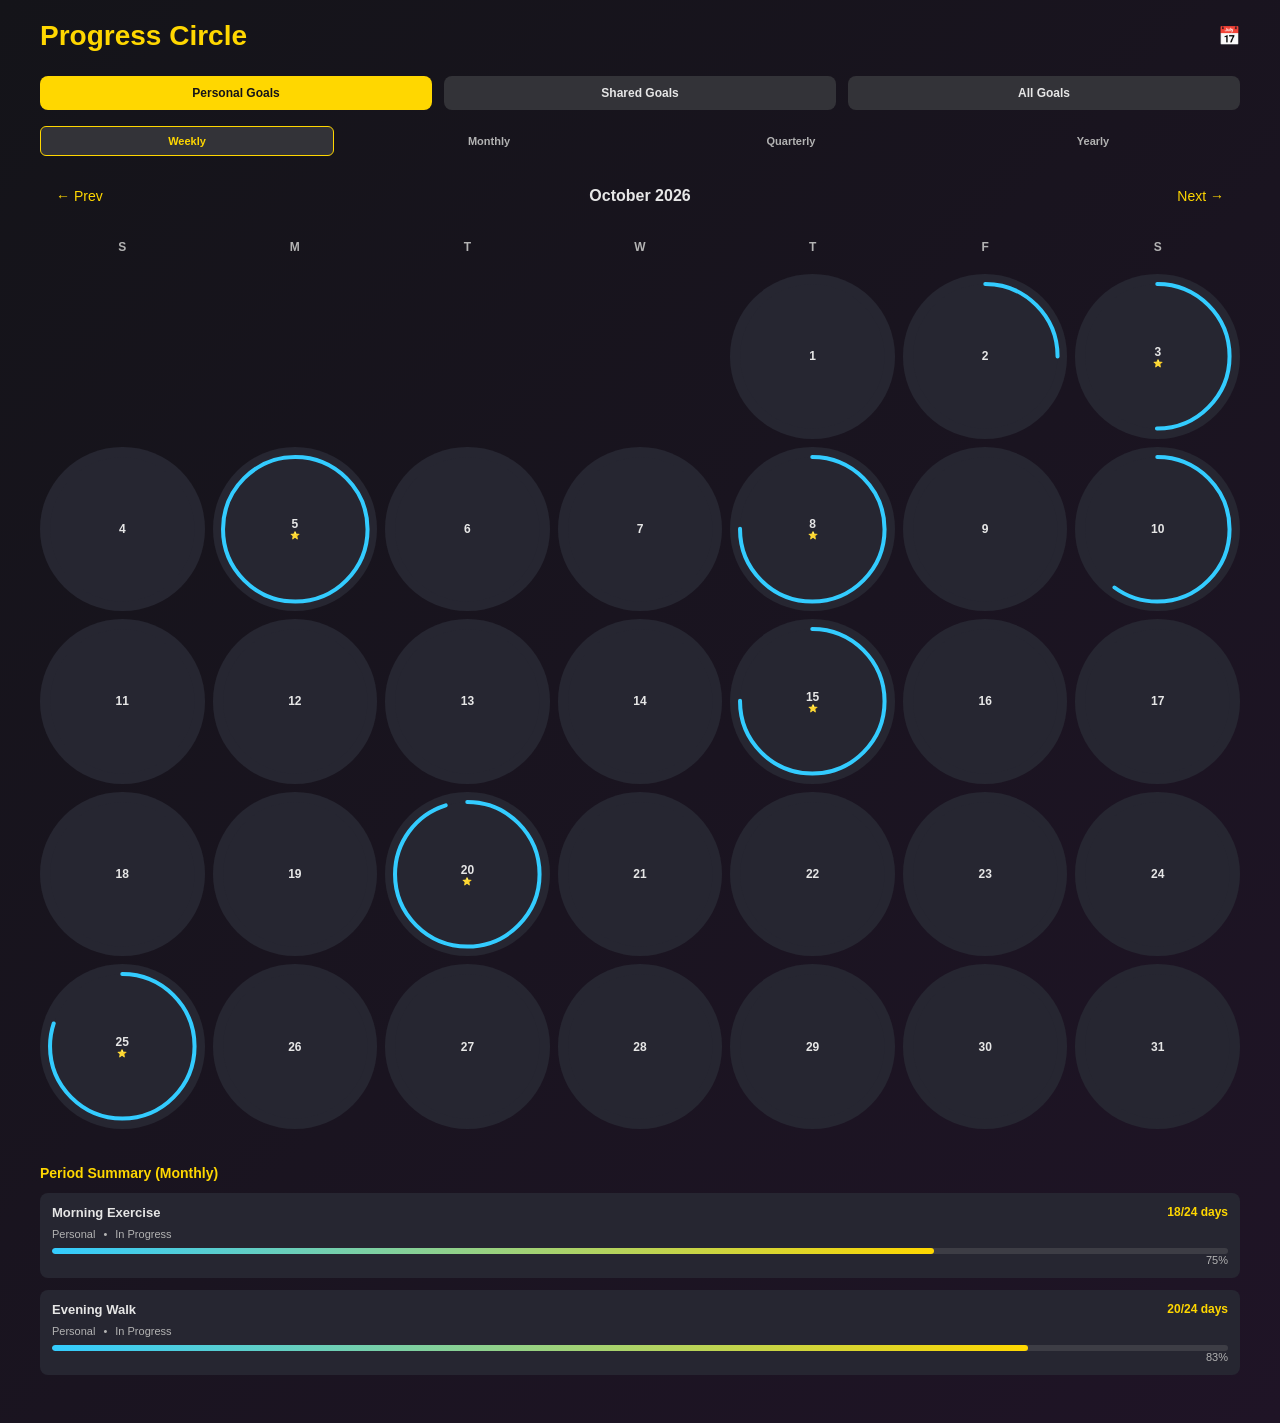
<file: fitness-calendar.html>
<!DOCTYPE html>
<html lang="en">
<head>
    <meta charset="UTF-8">
    <meta name="viewport" content="width=device-width, initial-scale=1.0">
    <title>Proper Productive Pigeons - Fitness Calendar View</title>
    <style>
        * {
            margin: 0;
            padding: 0;
            box-sizing: border-box;
        }

        body {
            font-family: -apple-system, BlinkMacSystemFont, 'Segoe UI', Roboto, sans-serif;
            background: linear-gradient(135deg, #141419 0%, #1f1426 100%);
            color: #e6e6e6;
            min-height: 100vh;
            padding: 20px;
        }

        .container {
            max-width: 100%;
            margin: 0 auto;
        }

        /* Header */
        .header {
            display: flex;
            justify-content: space-between;
            align-items: center;
            margin-bottom: 24px;
            padding: 0 20px;
        }

        .header h1 {
            font-size: 28px;
            font-weight: 700;
            color: #ffd700;
        }

        .header-icon {
            font-size: 18px;
        }

        /* Filter Controls */
        .filter-controls {
            display: flex;
            gap: 12px;
            padding: 0 20px;
            margin-bottom: 16px;
        }

        .filter-btn {
            flex: 1;
            padding: 10px 16px;
            border: none;
            border-radius: 8px;
            font-size: 12px;
            font-weight: 600;
            cursor: pointer;
            transition: all 0.3s ease;
            background-color: #333338;
            color: #e6e6e6;
        }

        .filter-btn.active {
            background-color: #ffd700;
            color: #141419;
        }

        .filter-btn:hover {
            opacity: 0.9;
        }

        /* Time Period Selector */
        .time-period {
            display: flex;
            gap: 8px;
            padding: 0 20px;
            margin-bottom: 24px;
        }

        .period-btn {
            flex: 1;
            padding: 8px 12px;
            border: 1px solid transparent;
            border-radius: 6px;
            background-color: transparent;
            color: #b3b3b3;
            font-size: 11px;
            font-weight: 600;
            cursor: pointer;
            transition: all 0.3s ease;
        }

        .period-btn.active {
            border-color: #ffd700;
            color: #ffd700;
            background-color: #333338;
        }

        /* Month Navigation */
        .month-nav {
            display: flex;
            justify-content: space-between;
            align-items: center;
            padding: 0 20px;
            margin-bottom: 20px;
        }

        .month-nav button {
            background: none;
            border: none;
            color: #ffd700;
            font-size: 14px;
            cursor: pointer;
            padding: 8px 16px;
            border-radius: 6px;
            transition: background-color 0.3s;
        }

        .month-nav button:hover {
            background-color: #333338;
        }

        .month-nav button:disabled {
            color: #808080;
            cursor: not-allowed;
        }

        .month-nav h2 {
            font-size: 16px;
            font-weight: 600;
            color: #e6e6e6;
        }

        /* Calendar Grid */
        .calendar {
            padding: 0 20px;
            margin-bottom: 20px;
        }

        .weekdays {
            display: grid;
            grid-template-columns: repeat(7, 1fr);
            gap: 8px;
            margin-bottom: 12px;
            text-align: center;
        }

        .weekday {
            font-size: 12px;
            font-weight: 600;
            color: #b3b3b3;
            padding: 8px 0;
        }

        .days {
            display: grid;
            grid-template-columns: repeat(7, 1fr);
            gap: 8px;
        }

        .day {
            aspect-ratio: 1 / 1;
            border-radius: 50%;
            background-color: #262631;
            cursor: pointer;
            display: flex;
            align-items: center;
            justify-content: center;
            position: relative;
            transition: all 0.3s ease;
            border: 2px solid transparent;
        }

        .day:hover {
            background-color: #333338;
        }

        .day.today {
            border-color: #ffd700;
        }

        /* SVG Progress Circles */
        .progress-svg {
            position: absolute;
            width: 100%;
            height: 100%;
        }

        .day-content {
            text-align: center;
            z-index: 1;
        }

        .day-number {
            font-size: 12px;
            font-weight: 600;
            color: #e6e6e6;
        }

        .day-star {
            font-size: 8px;
            color: #ffd700;
        }

        /* Warnings */
        .warning {
            margin: 16px 20px;
            padding: 12px;
            border-radius: 8px;
            display: flex;
            align-items: center;
            gap: 12px;
            font-size: 14px;
        }

        .warning.data-gap {
            background-color: rgba(255, 178, 0, 0.15);
            color: #ffb200;
        }

        .warning.incomplete {
            background-color: rgba(32, 204, 255, 0.15);
            color: #20ccff;
        }

        .warning-icon {
            font-size: 18px;
        }

        /* Task Summaries */
        .task-summaries {
            padding: 16px 20px;
        }

        .task-summaries h3 {
            font-size: 14px;
            font-weight: 600;
            color: #ffd700;
            margin-bottom: 12px;
        }

        .task-summary {
            background-color: #262631;
            border-radius: 8px;
            padding: 12px;
            margin-bottom: 12px;
        }

        .task-header {
            display: flex;
            justify-content: space-between;
            margin-bottom: 8px;
        }

        .task-name {
            font-size: 13px;
            font-weight: 600;
            color: #e6e6e6;
        }

        .task-days {
            font-size: 12px;
            font-weight: 600;
            color: #ffd700;
        }

        .task-meta {
            display: flex;
            gap: 8px;
            font-size: 11px;
            color: #b3b3b3;
            margin-bottom: 8px;
        }

        .task-meta.type {
            color: #b3b3b3;
        }

        .task-meta.status {
            color: #20ccff;
        }

        .task-percentage {
            font-size: 11px;
            color: #b3b3b3;
            text-align: right;
        }

        .progress-bar {
            width: 100%;
            height: 6px;
            background-color: #3d3d45;
            border-radius: 4px;
            overflow: hidden;
            margin-top: 8px;
        }

        .progress-fill {
            height: 100%;
            background: linear-gradient(90deg, #33ccff 0%, #ffd700 100%);
            border-radius: 4px;
            transition: width 0.3s ease;
        }

        /* Day Detail Modal */
        .modal {
            display: none;
            position: fixed;
            top: 0;
            left: 0;
            width: 100%;
            height: 100%;
            background-color: rgba(0, 0, 0, 0.7);
            z-index: 1000;
            align-items: flex-end;
        }

        .modal.active {
            display: flex;
        }

        .modal-content {
            background: linear-gradient(135deg, #141419 0%, #1f1426 100%);
            border-radius: 16px 16px 0 0;
            padding: 20px;
            width: 100%;
            max-height: 80vh;
            overflow-y: auto;
            animation: slideUp 0.3s ease;
        }

        @keyframes slideUp {
            from {
                transform: translateY(100%);
            }
            to {
                transform: translateY(0);
            }
        }

        .modal-header {
            display: flex;
            justify-content: space-between;
            align-items: center;
            margin-bottom: 16px;
        }

        .modal-header h2 {
            font-size: 18px;
            font-weight: 700;
            color: #ffd700;
        }

        .close-btn {
            background: none;
            border: none;
            font-size: 24px;
            color: #b3b3b3;
            cursor: pointer;
        }

        .modal-divider {
            height: 1px;
            background-color: #4d4d52;
            margin-bottom: 16px;
        }

        .progress-detail {
            background-color: #262631;
            border-radius: 8px;
            padding: 12px;
            margin-bottom: 16px;
        }

        .progress-detail h3 {
            font-size: 14px;
            font-weight: 600;
            color: #b3b3b3;
            margin-bottom: 8px;
        }

        .detail-row {
            display: flex;
            align-items: center;
            gap: 12px;
        }

        .detail-circle {
            width: 80px;
            height: 80px;
            min-width: 80px;
            position: relative;
            flex-shrink: 0;
        }

        .detail-circle svg {
            width: 100%;
            height: 100%;
        }

        .detail-info {
            flex: 1;
        }

        .detail-info p {
            font-size: 13px;
            color: #e6e6e6;
            margin-bottom: 4px;
        }

        .detail-info .deserving {
            display: flex;
            align-items: center;
            gap: 4px;
            font-size: 12px;
            color: #ffd700;
            margin-top: 8px;
        }

        /* Deserve Celebration Case */
        .celebration {
            background: linear-gradient(135deg, #ffd700 0%, #ffb200 100%);
            border-radius: 12px;
            padding: 16px;
            margin: 16px 0;
            color: #141419;
            text-align: center;
            animation: celebrate 0.6s ease;
        }

        @keyframes celebrate {
            0% { transform: scale(0.8); opacity: 0; }
            50% { transform: scale(1.05); }
            100% { transform: scale(1); opacity: 1; }
        }

        .celebration h4 {
            font-size: 16px;
            font-weight: 700;
            margin-bottom: 8px;
        }

        .celebration p {
            font-size: 13px;
            margin-bottom: 12px;
        }

        .celebration-task {
            background-color: rgba(0, 0, 0, 0.1);
            border-radius: 8px;
            padding: 12px;
            margin-top: 12px;
        }

        .celebration-task strong {
            display: block;
            margin-bottom: 4px;
        }

        /* Edge Case: Empty State */
        .empty-state {
            text-align: center;
            padding: 40px 20px;
            color: #b3b3b3;
        }

        .empty-state-icon {
            font-size: 48px;
            margin-bottom: 12px;
        }

        .empty-state p {
            font-size: 14px;
        }

        /* Responsive */
        @media (max-width: 768px) {
            .filter-controls {
                flex-direction: row;
            }

            .time-period {
                flex-wrap: wrap;
            }
        }
    </style>
</head>
<body>
    <div class="container">
        <!-- Header -->
        <div class="header">
            <h1>Progress Circle</h1>
            <div class="header-icon">📅</div>
        </div>

        <!-- Filter Controls -->
        <div class="filter-controls">
            <button class="filter-btn active" onclick="setFilter('personal')">Personal Goals</button>
            <button class="filter-btn" onclick="setFilter('shared')">Shared Goals</button>
            <button class="filter-btn" onclick="setFilter('both')">All Goals</button>
        </div>

        <!-- Time Period -->
        <div class="time-period">
            <button class="period-btn active" onclick="setPeriod('weekly')">Weekly</button>
            <button class="period-btn" onclick="setPeriod('monthly')">Monthly</button>
            <button class="period-btn" onclick="setPeriod('quarterly')">Quarterly</button>
            <button class="period-btn" onclick="setPeriod('yearly')">Yearly</button>
        </div>

        <!-- Month Navigation -->
        <div class="month-nav">
            <button onclick="previousMonth()">← Prev</button>
            <h2 id="monthYear">October 2026</h2>
            <button onclick="nextMonth()">Next →</button>
        </div>

        <!-- Calendar Grid -->
        <div class="calendar">
            <div class="weekdays">
                <div class="weekday">S</div>
                <div class="weekday">M</div>
                <div class="weekday">T</div>
                <div class="weekday">W</div>
                <div class="weekday">T</div>
                <div class="weekday">F</div>
                <div class="weekday">S</div>
            </div>
            <div class="days" id="calendarDays"></div>
        </div>

        <!-- Data Quality Warnings -->
        <div class="warning data-gap" id="dataGapWarning" style="display: none;">
            <span class="warning-icon">⚠️</span>
            <span>Some days have missing data. Check your sync status.</span>
        </div>

        <div class="warning incomplete" id="incompleteWarning" style="display: none;">
            <span class="warning-icon">📆</span>
            <span>Current month is still in progress.</span>
        </div>

        <!-- Task Summaries -->
        <div class="task-summaries">
            <h3 id="summaryTitle">Period Summary (Monthly)</h3>
            <div id="taskSummariesContainer"></div>
        </div>
    </div>

    <!-- Day Detail Modal -->
    <div class="modal" id="dayModal">
        <div class="modal-content">
            <div class="modal-header">
                <h2 id="modalDate">Tuesday, October 15, 2026</h2>
                <button class="close-btn" onclick="closeModal()">✕</button>
            </div>

            <div class="modal-divider"></div>

            <!-- Personal Progress -->
            <div class="progress-detail">
                <h3>Personal Goals</h3>
                <div class="detail-row">
                    <div class="detail-circle">
                        <svg viewBox="0 0 120 120">
                            <circle cx="60" cy="60" r="54" fill="#262631" />
                            <circle cx="60" cy="60" r="54" fill="none" stroke="#33ccff" stroke-width="3"
                                stroke-dasharray="170 270" stroke-linecap="round" transform="rotate(-90 60 60)" />
                            <text x="60" y="68" text-anchor="middle" font-size="16" font-weight="700" fill="#e6e6e6">
                                75%
                            </text>
                        </svg>
                    </div>
                    <div class="detail-info">
                        <p>Completion: 75%</p>
                        <div class="deserving">
                            <span>⭐</span>
                            <span>1 deserving claimed</span>
                        </div>
                        <div class="deserving">
                            <strong>Morning Exercise</strong>
                            <em>4-hour gaming session</em>
                        </div>
                    </div>
                </div>
            </div>

            <!-- Shared Progress -->
            <div class="progress-detail">
                <h3>Shared Goals</h3>
                <div class="detail-row">
                    <div class="detail-circle">
                        <svg viewBox="0 0 120 120">
                            <circle cx="60" cy="60" r="54" fill="#262631" />
                            <circle cx="60" cy="60" r="54" fill="none" stroke="#ffd700" stroke-width="3"
                                stroke-dasharray="243 270" stroke-linecap="round" transform="rotate(-90 60 60)" />
                            <text x="60" y="68" text-anchor="middle" font-size="16" font-weight="700" fill="#e6e6e6">
                                90%
                            </text>
                        </svg>
                    </div>
                    <div class="detail-info">
                        <p>Completion: 90%</p>
                        <div class="deserving">
                            <span>⭐</span>
                            <span>2 deservings claimed</span>
                        </div>
                    </div>
                </div>
            </div>

            <!-- Celebrate a Deserving Unlock -->
            <div class="celebration" id="celebrationBox" style="display: none;">
                <h4>🎉 Deserving Unlocked!</h4>
                <p>You've completed the checkpoint!</p>
                <div class="celebration-task">
                    <strong id="celebrationTaskName">Morning Meditation</strong>
                    <div id="celebrationDeserving">2-hour massage session</div>
                </div>
            </div>
        </div>
    </div>

    <script>
        let currentMonth = new Date(2026, 9, 15);  // October 2026
        let currentFilter = 'personal';
        let currentPeriod = 'monthly';

        // Sample data for calendar
        const sampleData = {
            '2026-10-01': { personal: 0, shared: 0, personalCheckpoints: 0, sharedCheckpoints: 0 },
            '2026-10-02': { personal: 0.25, shared: 0.5, personalCheckpoints: 0, sharedCheckpoints: 0 },
            '2026-10-03': { personal: 0.5, shared: 0.75, personalCheckpoints: 0, sharedCheckpoints: 1 },
            '2026-10-05': { personal: 1, shared: 1, personalCheckpoints: 1, sharedCheckpoints: 1 },  // Perfect day
            '2026-10-08': { personal: 0.75, shared: 0.9, personalCheckpoints: 1, sharedCheckpoints: 2 },
            '2026-10-10': { personal: 0.6, shared: 0.7, personalCheckpoints: 0, sharedCheckpoints: 0 },
            '2026-10-15': { personal: 0.75, shared: 0.9, personalCheckpoints: 1, sharedCheckpoints: 2 },
            '2026-10-20': { personal: 0.95, shared: 1, personalCheckpoints: 2, sharedCheckpoints: 2 },
            '2026-10-25': { personal: 0.8, shared: 0.85, personalCheckpoints: 1, sharedCheckpoints: 1 },
        };

        // Task summaries for display
        const taskSummaries = [
            {
                name: 'Morning Exercise',
                type: 'personal',
                completed: 18,
                target: 24,
                status: 'In Progress'
            },
            {
                name: 'Study Together',
                type: 'shared',
                completed: 22,
                target: 24,
                status: 'In Progress'
            },
            {
                name: 'Evening Walk',
                type: 'personal',
                completed: 20,
                target: 24,
                status: 'In Progress'
            }
        ];

        function generateCalendar() {
            const year = currentMonth.getFullYear();
            const month = currentMonth.getMonth();

            const firstDay = new Date(year, month, 1).getDay();
            const daysInMonth = new Date(year, month + 1, 0).getDate();

            let html = '';

            // Empty days before first day of month
            for (let i = 0; i < firstDay; i++) {
                html += '<div style="background: transparent; cursor: default;"></div>';
            }

            // Days of month
            for (let day = 1; day <= daysInMonth; day++) {
                const dateStr = `${year}-${String(month + 1).padStart(2, '0')}-${String(day).padStart(2, '0')}`;
                const data = sampleData[dateStr] || { personal: 0, shared: 0, personalCheckpoints: 0, sharedCheckpoints: 0 };

                const isToday = new Date().toDateString() === new Date(year, month, day).toDateString();
                const hasCheckpoint = data.personalCheckpoints > 0 || data.sharedCheckpoints > 0;

                let personalProgress = currentFilter === 'personal' || currentFilter === 'both' ? data.personal : 0;
                let sharedProgress = currentFilter === 'shared' || currentFilter === 'both' ? data.shared : 0;

                html += `
                    <div class="day ${isToday ? 'today' : ''}" onclick="openDayDetail('${dateStr}', ${data.personal}, ${data.shared}, ${data.personalCheckpoints}, ${data.sharedCheckpoints})">
                        <svg class="progress-svg" viewBox="0 0 120 120">
                            <circle cx="60" cy="60" r="54" fill="#262631" />
                            ${personalProgress > 0 ? `<circle cx="60" cy="60" r="54" fill="none" stroke="#33ccff" stroke-width="3" stroke-dasharray="${personalProgress * 339.292} 339.292" stroke-linecap="round" transform="rotate(-90 60 60)" />` : ''}
                            ${sharedProgress > 0 ? `<circle cx="60" cy="60" r="48" fill="none" stroke="#ffd700" stroke-width="2.5" stroke-dasharray="${sharedProgress * 301.593} 301.593" stroke-linecap="round" transform="rotate(-90 60 60)" />` : ''}
                        </svg>
                        <div class="day-content">
                            <div class="day-number">${day}</div>
                            ${hasCheckpoint ? '<div class="day-star">⭐</div>' : ''}
                        </div>
                    </div>
                `;
            }

            document.getElementById('calendarDays').innerHTML = html;
            updateMonthYear();
        }

        function updateMonthYear() {
            const options = { month: 'long', year: 'numeric' };
            document.getElementById('monthYear').textContent = currentMonth.toLocaleDateString('en-US', options);
        }

        function previousMonth() {
            currentMonth.setMonth(currentMonth.getMonth() - 1);
            generateCalendar();
        }

        function nextMonth() {
            const today = new Date();
            const nextMonth = new Date(currentMonth);
            nextMonth.setMonth(nextMonth.getMonth() + 1);
            if (nextMonth <= today) {
                currentMonth = nextMonth;
                generateCalendar();
            }
        }

        function setFilter(filter) {
            currentFilter = filter;
            document.querySelectorAll('.filter-btn').forEach(btn => btn.classList.remove('active'));
            event.target.classList.add('active');
            generateCalendar();
            generateTaskSummaries();
        }

        function setPeriod(period) {
            currentPeriod = period;
            document.querySelectorAll('.period-btn').forEach(btn => btn.classList.remove('active'));
            event.target.classList.add('active');
            document.getElementById('summaryTitle').textContent = `Period Summary (${period.charAt(0).toUpperCase() + period.slice(1)})`;
            generateTaskSummaries();
        }

        function generateTaskSummaries() {
            let html = '';
            taskSummaries.forEach(task => {
                if (currentFilter === 'both' || (currentFilter === 'personal' && task.type === 'personal') || (currentFilter === 'shared' && task.type === 'shared')) {
                    const percentage = Math.round((task.completed / task.target) * 100);
                    html += `
                        <div class="task-summary">
                            <div class="task-header">
                                <div class="task-name">${task.name}</div>
                                <div class="task-days">${task.completed}/${task.target} days</div>
                            </div>
                            <div class="task-meta">
                                <span class="type">${task.type === 'personal' ? 'Personal' : 'Shared'}</span>
                                <span>•</span>
                                <span class="status">${task.status}</span>
                            </div>
                            <div class="progress-bar">
                                <div class="progress-fill" style="width: ${percentage}%"></div>
                            </div>
                            <div class="task-percentage">${percentage}%</div>
                        </div>
                    `;
                }
            });
            document.getElementById('taskSummariesContainer').innerHTML = html;
        }

        function openDayDetail(dateStr, personalProgress, sharedProgress, personalCheckpoints, sharedCheckpoints) {
            const date = new Date(dateStr);
            document.getElementById('modalDate').textContent = date.toLocaleDateString('en-US', { weekday: 'long', month: 'long', day: 'numeric', year: 'numeric' });

            // Show celebration if checkpoints were claimed
            const celebration = document.getElementById('celebrationBox');
            if (personalCheckpoints > 0 || sharedCheckpoints > 0) {
                celebration.style.display = 'block';
                // Update with specific deserving info based on context
                if (personalCheckpoints > 0) {
                    document.getElementById('celebrationTaskName').textContent = 'Morning Exercise';
                    document.getElementById('celebrationDeserving').textContent = '4-hour gaming session';
                }
            } else {
                celebration.style.display = 'none';
            }

            document.getElementById('dayModal').classList.add('active');
        }

        function closeModal() {
            document.getElementById('dayModal').classList.remove('active');
        }

        // Initialize on load
        document.addEventListener('DOMContentLoaded', () => {
            generateCalendar();
            generateTaskSummaries();

            // Simulate data gaps warning (edge case)
            setTimeout(() => {
                // Uncomment to show warning:
                // document.getElementById('dataGapWarning').style.display = 'flex';
                // document.getElementById('incompleteWarning').style.display = 'flex';
            }, 500);
        });
    </script>
</body>
</html>
</file>
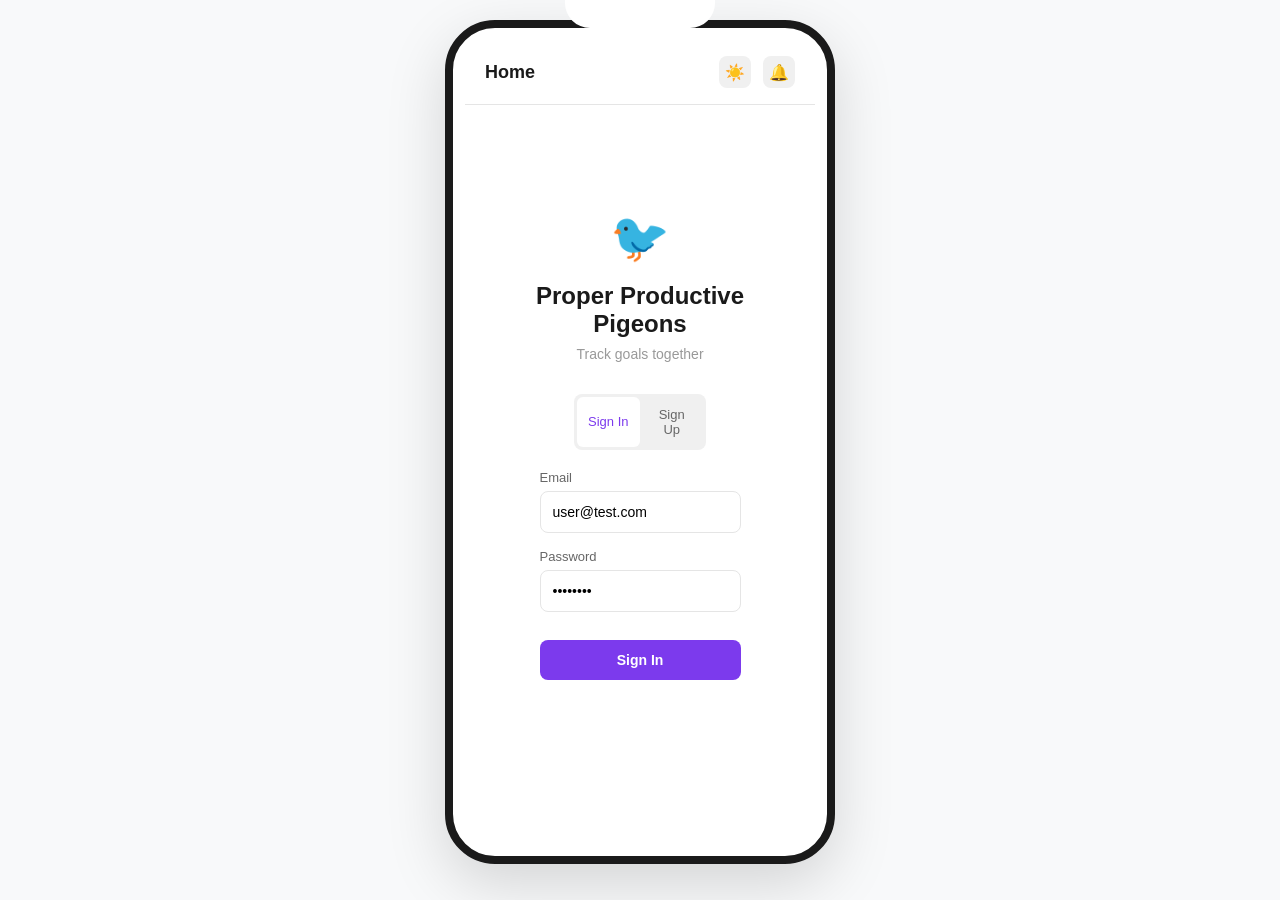
<file: web-demo.html>
<!DOCTYPE html>
<html lang="en">
<head>
    <meta charset="UTF-8">
    <meta name="viewport" content="width=device-width, initial-scale=1.0">
    <title>Proper Productive Pigeons App</title>
    <style>
        * {
            margin: 0;
            padding: 0;
            box-sizing: border-box;
        }

        @import url('https://fonts.googleapis.com/css2?family=Inter:wght@400;500;600;700&display=swap');

        body {
            font-family: 'Inter', -apple-system, BlinkMacSystemFont, 'Segoe UI', Roboto, sans-serif;
            background: #f8f9fa;
            color: #1a1a1a;
            overflow: hidden;
        }

        .phone-frame {
            width: 390px;
            height: 844px;
            margin: 20px auto;
            background: #fff;
            border-radius: 50px;
            padding: 12px;
            box-shadow: 0 20px 60px rgba(0, 0, 0, 0.15);
            border: 8px solid #1a1a1a;
            overflow: hidden;
            display: flex;
            flex-direction: column;
        }

        .notch {
            position: absolute;
            top: 0;
            left: 50%;
            transform: translateX(-50%);
            width: 150px;
            height: 28px;
            background: #fff;
            border-radius: 0 0 25px 25px;
            z-index: 100;
        }

        .phone-content {
            flex: 1;
            display: flex;
            flex-direction: column;
            overflow: hidden;
            border-radius: 40px;
            background: #fff;
            position: relative;
        }

        .header {
            padding: 16px 20px;
            background: #fff;
            border-bottom: 1px solid #e5e5e5;
            display: flex;
            justify-content: space-between;
            align-items: center;
            z-index: 50;
        }

        .header-title {
            font-size: 18px;
            font-weight: 700;
            color: #1a1a1a;
        }

        .header-right {
            display: flex;
            gap: 12px;
        }

        .icon-btn {
            width: 32px;
            height: 32px;
            border: none;
            background: #f0f0f0;
            border-radius: 8px;
            cursor: pointer;
            font-size: 16px;
            transition: background 0.2s;
        }

        .icon-btn:hover {
            background: #e5e5e5;
        }

        .screen-container {
            flex: 1;
            overflow-y: auto;
            overflow-x: hidden;
            padding-bottom: 60px;
        }

        .screen {
            display: none;
            padding: 20px;
            height: 100%;
        }

        .screen.active {
            display: block;
        }

        /* Bottom Navigation */
        .bottom-nav {
            position: absolute;
            bottom: 0;
            width: 100%;
            height: 60px;
            background: #fff;
            border-top: 1px solid #e5e5e5;
            display: flex;
            justify-content: space-around;
            align-items: center;
            z-index: 100;
        }

        .nav-item {
            flex: 1;
            height: 100%;
            display: flex;
            flex-direction: column;
            align-items: center;
            justify-content: center;
            cursor: pointer;
            color: #999;
            text-decoration: none;
            font-size: 12px;
            transition: color 0.2s;
            border: none;
            background: none;
        }

        .nav-item.active {
            color: #7c3aed;
        }

        .nav-item:hover {
            color: #7c3aed;
        }

        .nav-icon {
            font-size: 20px;
            margin-bottom: 4px;
        }

        /* Auth Screen */
        .auth-container {
            display: flex;
            flex-direction: column;
            justify-content: center;
            align-items: center;
            height: 100%;
            text-align: center;
            padding: 20px;
        }

        .logo {
            font-size: 48px;
            margin-bottom: 16px;
        }

        .title {
            font-size: 24px;
            font-weight: 700;
            margin-bottom: 8px;
            color: #1a1a1a;
        }

        .subtitle {
            font-size: 14px;
            color: #999;
            margin-bottom: 32px;
        }

        .form-group {
            margin-bottom: 16px;
            text-align: left;
        }

        .form-label {
            font-size: 13px;
            font-weight: 500;
            color: #666;
            margin-bottom: 6px;
            display: block;
        }

        .form-input {
            width: 100%;
            padding: 12px;
            border: 1px solid #e5e5e5;
            border-radius: 8px;
            font-size: 14px;
            font-family: 'Inter', sans-serif;
            transition: border-color 0.2s;
        }

        .form-input:focus {
            outline: none;
            border-color: #7c3aed;
            box-shadow: 0 0 0 3px rgba(124, 58, 237, 0.1);
        }

        .avatar-select {
            display: flex;
            gap: 12px;
            margin-bottom: 16px;
            justify-content: center;
            flex-wrap: wrap;
        }

        .avatar-option {
            width: 56px;
            height: 56px;
            border: 2px solid #e5e5e5;
            border-radius: 12px;
            background: #f8f9fa;
            cursor: pointer;
            font-size: 28px;
            display: flex;
            align-items: center;
            justify-content: center;
            transition: all 0.2s;
        }

        .avatar-option:hover {
            border-color: #7c3aed;
            background: #f3f0ff;
        }

        .avatar-option.selected {
            border-color: #7c3aed;
            background: #ede9fe;
        }

        .tab-group {
            display: flex;
            gap: 0;
            background: #f0f0f0;
            border-radius: 8px;
            padding: 3px;
            margin-bottom: 20px;
        }

        .tab-btn {
            flex: 1;
            padding: 10px;
            border: none;
            background: transparent;
            color: #666;
            cursor: pointer;
            font-weight: 500;
            font-size: 13px;
            border-radius: 6px;
            transition: all 0.2s;
        }

        .tab-btn.active {
            background: #fff;
            color: #7c3aed;
        }

        .btn {
            width: 100%;
            padding: 12px;
            border: none;
            border-radius: 8px;
            font-weight: 600;
            font-size: 14px;
            cursor: pointer;
            transition: all 0.2s;
            margin-top: 12px;
        }

        .btn-primary {
            background: #7c3aed;
            color: #fff;
        }

        .btn-primary:hover {
            background: #6d28d9;
        }

        .btn-primary:active {
            background: #5b21b6;
        }

        .btn-secondary {
            background: #f0f0f0;
            color: #1a1a1a;
        }

        .btn-secondary:hover {
            background: #e5e5e5;
        }

        /* Card Styles */
        .card {
            background: #f8f9fa;
            border-radius: 12px;
            padding: 16px;
            margin-bottom: 12px;
            border: 1px solid #e5e5e5;
            transition: all 0.2s;
        }

        .card:hover {
            box-shadow: 0 2px 8px rgba(0, 0, 0, 0.08);
        }

        .card-title {
            font-size: 14px;
            font-weight: 600;
            color: #1a1a1a;
            margin-bottom: 4px;
        }

        .card-subtitle {
            font-size: 12px;
            color: #999;
            margin-bottom: 8px;
        }

        .card-action {
            font-size: 13px;
            color: #7c3aed;
            font-weight: 500;
        }

        /* Task/Quest Card */
        .quest-card {
            background: #fff;
            border: 1px solid #e5e5e5;
            border-radius: 12px;
            padding: 14px;
            margin-bottom: 12px;
            display: flex;
            gap: 12px;
            align-items: flex-start;
        }

        .quest-icon {
            font-size: 24px;
            flex-shrink: 0;
        }

        .quest-content {
            flex: 1;
        }

        .quest-title {
            font-size: 14px;
            font-weight: 600;
            color: #1a1a1a;
            margin-bottom: 3px;
        }

        .quest-desc {
            font-size: 12px;
            color: #999;
            margin-bottom: 6px;
        }

        .progress-small {
            width: 100%;
            height: 4px;
            background: #e5e5e5;
            border-radius: 2px;
            overflow: hidden;
            margin-bottom: 4px;
        }

        .progress-bar {
            height: 100%;
            background: linear-gradient(90deg, #7c3aed, #a78bfa);
            width: 25%;
            transition: width 0.3s;
        }

        .quest-meta {
            font-size: 11px;
            color: #999;
        }

        .checkbox {
            width: 40px;
            height: 40px;
            border: 2px solid #e5e5e5;
            border-radius: 8px;
            background: #fff;
            cursor: pointer;
            font-size: 20px;
            display: flex;
            align-items: center;
            justify-content: center;
            flex-shrink: 0;
            transition: all 0.2s;
        }

        .checkbox:hover {
            border-color: #7c3aed;
            background: #f3f0ff;
        }

        .checkbox.checked {
            background: #7c3aed;
            border-color: #7c3aed;
            color: #fff;
        }

        /* Section */
        .section-title {
            font-size: 13px;
            font-weight: 700;
            text-transform: uppercase;
            color: #999;
            letter-spacing: 0.5px;
            margin: 20px 0 12px 0;
        }

        /* Profile */
        .profile-header {
            text-align: center;
            padding: 20px 0;
        }

        .profile-avatar {
            width: 80px;
            height: 80px;
            background: linear-gradient(135deg, #7c3aed, #a78bfa);
            border-radius: 20px;
            font-size: 40px;
            display: flex;
            align-items: center;
            justify-content: center;
            margin: 0 auto 16px;
        }

        .profile-name {
            font-size: 18px;
            font-weight: 700;
            margin-bottom: 4px;
        }

        .profile-meta {
            font-size: 13px;
            color: #999;
        }

        /* Stats Grid */
        .stats-grid {
            display: grid;
            grid-template-columns: 1fr 1fr;
            gap: 12px;
            margin: 20px 0;
        }

        .stat-card {
            background: #f8f9fa;
            border-radius: 12px;
            padding: 14px;
            text-align: center;
            border: 1px solid #e5e5e5;
        }

        .stat-value {
            font-size: 24px;
            font-weight: 700;
            color: #7c3aed;
            margin-bottom: 4px;
        }

        .stat-label {
            font-size: 12px;
            color: #999;
            font-weight: 500;
        }

        /* Shared Goals */
        .goal-card {
            background: #fff;
            border: 1px solid #e5e5e5;
            border-radius: 12px;
            padding: 14px;
            margin-bottom: 12px;
        }

        .goal-header {
            display: flex;
            justify-content: space-between;
            align-items: center;
            margin-bottom: 8px;
        }

        .goal-title {
            font-size: 14px;
            font-weight: 600;
            color: #1a1a1a;
        }

        .goal-status {
            font-size: 11px;
            background: #ede9fe;
            color: #7c3aed;
            padding: 3px 8px;
            border-radius: 4px;
            font-weight: 500;
        }

        .goal-progress {
            margin-bottom: 8px;
        }

        .goal-partners {
            display: flex;
            gap: 8px;
            margin-top: 8px;
        }

        .partner-badge {
            font-size: 12px;
            background: #f0f0f0;
            padding: 4px 8px;
            border-radius: 6px;
            color: #666;
        }

        .partner-done {
            background: #f0fdf4;
            color: #16a34a;
        }

        .partner-pending {
            background: #fef3c7;
            color: #d97706;
        }


        /* ---------- Activity calendar ---------- */
        .phone-content.on-auth .bottom-nav { display: none; }
        .seg { display: flex; background: #f0f0f0; border-radius: 9px; padding: 3px; margin-bottom: 10px; }
        .seg-btn { flex: 1; padding: 8px 4px; border: none; background: transparent; color: #666; font-weight: 600; font-size: 12px; border-radius: 7px; cursor: pointer; transition: all .2s; }
        .seg-btn.active { background: #fff; color: #7c3aed; box-shadow: 0 1px 3px rgba(0,0,0,.12); }
        .seg-btn.active.shared { color: #ec4899; }
        .nav-row { display: flex; align-items: center; justify-content: space-between; margin: 6px 0 10px; }
        .nav-row .label { font-size: 16px; font-weight: 700; text-align: center; flex: 1; }
        .nav-row .label small { display: block; font-size: 11px; color: #999; font-weight: 500; }
        .nav-arrow { width: 32px; height: 32px; border: none; border-radius: 50%; background: #f0f0f0; font-size: 16px; cursor: pointer; }
        .nav-arrow:disabled { opacity: .3; cursor: not-allowed; }
        .today-chip { border: none; background: #ede9fe; color: #7c3aed; font-size: 11px; font-weight: 600; border-radius: 10px; padding: 3px 9px; cursor: pointer; margin-left: 6px; }
        .sum-card { display: flex; align-items: center; gap: 14px; background: #f8f9fa; border: 1px solid #e5e5e5; border-radius: 14px; padding: 14px; margin-bottom: 12px; }
        .sum-text { flex: 1; font-size: 12px; color: #666; line-height: 1.55; }
        .sum-text b { color: #1a1a1a; }
        .dot { display: inline-block; width: 9px; height: 9px; border-radius: 50%; margin-right: 5px; }
        .cal-grid { display: grid; grid-template-columns: repeat(7, 1fr); gap: 4px 0; justify-items: center; }
        .cal-dow { font-size: 10px; font-weight: 600; color: #999; text-align: center; padding: 2px 0; }
        .day { position: relative; border: none; background: transparent; padding: 0; cursor: pointer; line-height: 0; }
        .day:hover svg { transform: scale(1.08); }
        .day svg { transition: transform .15s; }
        .day .badge { position: absolute; top: -3px; right: -4px; font-size: 11px; line-height: 1; }
        .month-block { margin-bottom: 14px; }
        .month-title { font-size: 12px; font-weight: 700; color: #666; margin: 6px 0; }
        .year-grid { display: grid; grid-template-columns: repeat(3, 1fr); gap: 10px; }
        .year-tile { border: 1px solid #e5e5e5; background: #fff; border-radius: 12px; padding: 8px 4px; text-align: center; cursor: pointer; font-family: inherit; }
        .year-tile.disabled { opacity: .45; cursor: default; }
        .year-tile .m { font-size: 12px; font-weight: 700; margin-bottom: 4px; }
        .year-tile .p { font-size: 11px; color: #999; margin-top: 2px; }
        .mini-row { display: flex; align-items: center; gap: 10px; margin-bottom: 10px; }
        .mini-row .ic { font-size: 20px; width: 28px; text-align: center; }
        .mini-row .body { flex: 1; min-width: 0; }
        .mini-row .nm { font-size: 13px; font-weight: 600; display: flex; justify-content: space-between; gap: 6px; }
        .mini-row .nm span { font-weight: 500; color: #999; font-size: 11px; }
        .tag { font-size: 10px; font-weight: 600; padding: 2px 6px; border-radius: 4px; background: #ede9fe; color: #7c3aed; }
        .tag.shared { background: #fce7f3; color: #db2777; }
        .tag.warn { background: #fef3c7; color: #d97706; }
        .tag.ok { background: #dcfce7; color: #16a34a; }
        .progress-bar.shared { background: linear-gradient(90deg, #ec4899, #f9a8d4); }
        .progress-bar.done { background: linear-gradient(90deg, #16a34a, #4ade80); }
        .empty { text-align: center; color: #999; font-size: 12px; padding: 16px 8px; border: 1px dashed #ddd; border-radius: 12px; }
        .mini-btn { border: none; border-radius: 7px; padding: 5px 9px; font-size: 11px; font-weight: 600; cursor: pointer; background: #7c3aed; color: #fff; }
        .mini-btn.ghost { background: #f0f0f0; color: #555; }
        .mini-btn.gold { background: #f59e0b; }
        .quest-card.rest { opacity: .55; }
        .quest-card.unlocked { border-color: #f59e0b; background: #fffbeb; }
        .checkbox.disabled { opacity: .35; cursor: not-allowed; }
        .banner { background: #fffbeb; border: 1px solid #fcd34d; border-radius: 12px; padding: 10px 12px; margin-bottom: 12px; display: flex; align-items: center; gap: 10px; font-size: 12px; }
        .banner .t { flex: 1; }
        .today-card { display: flex; align-items: center; gap: 14px; cursor: pointer; }
        .legend { margin-top: 10px; font-size: 11px; color: #777; display: flex; gap: 14px; flex-wrap: wrap; }

        /* overlays */
        .overlay { position: absolute; inset: 0; z-index: 200; display: none; }
        .overlay.open { display: block; }
        .backdrop { position: absolute; inset: 0; background: rgba(0,0,0,.45); }
        .sheet { position: absolute; left: 0; right: 0; bottom: 0; max-height: 82%; overflow-y: auto; background: #fff; border-radius: 22px 22px 0 0; padding: 16px 20px 24px; animation: slideUp .28s ease-out; }
        @keyframes slideUp { from { transform: translateY(100%); } to { transform: none; } }
        .sheet-grip { width: 40px; height: 4px; background: #ddd; border-radius: 2px; margin: 0 auto 12px; }
        .sheet h3 { font-size: 17px; margin-bottom: 2px; }
        .sheet .sub { font-size: 12px; color: #999; margin-bottom: 12px; }
        .celebrate { position: absolute; left: 20px; right: 20px; top: 50%; transform: translateY(-50%); background: #fff; border-radius: 24px; padding: 24px 20px 20px; text-align: center; overflow: hidden; animation: pop .4s cubic-bezier(.2,1.4,.4,1); }
        @keyframes pop { from { transform: translateY(-50%) scale(.6); opacity: 0; } to { transform: translateY(-50%) scale(1); opacity: 1; } }
        .trophy { font-size: 58px; animation: bounce 1s ease infinite; }
        @keyframes bounce { 50% { transform: translateY(-8px) scale(1.08); } }
        .celebrate h2 { font-size: 20px; margin: 6px 0 2px; }
        .reward-box { background: linear-gradient(135deg, #fef3c7, #fde68a); border-radius: 14px; padding: 12px; margin: 12px 0; font-weight: 700; font-size: 16px; color: #92400e; }
        .note { font-size: 12px; color: #666; line-height: 1.5; background: #f8f9fa; border-radius: 10px; padding: 10px; text-align: left; margin-bottom: 4px; }
        .confetti { position: absolute; top: -12px; width: 8px; height: 12px; opacity: .9; animation: fall 2.4s linear infinite; }
        @keyframes fall { to { transform: translateY(520px) rotate(540deg); } }
        .toast { position: absolute; left: 50%; bottom: 76px; transform: translateX(-50%); background: #1a1a1a; color: #fff; padding: 9px 14px; border-radius: 18px; font-size: 12px; z-index: 300; max-width: 88%; text-align: center; opacity: 0; pointer-events: none; transition: opacity .25s; }
        .toast.show { opacity: 1; }
        .settings-group { margin: 14px 0; }
        .settings-label { font-size: 13px; font-weight: 700; margin-bottom: 8px; }
        .appearance-options { display: flex; gap: 8px; }
        .appearance-option { flex: 1; border: 1px solid #e5e5e5; border-radius: 9px; padding: 9px; background: #f8f9fa; color: #555; cursor: pointer; font-weight: 600; }
        .appearance-option.active { border-color: #7c3aed; color: #7c3aed; background: #ede9fe; }
        .profile-emoji-picker { display: grid; grid-template-columns: repeat(8, 1fr); gap: 7px; }
        .profile-emoji-option { width: 100%; aspect-ratio: 1; border: 1px solid #e5e5e5; border-radius: 10px; background: #f8f9fa; font-size: 21px; cursor: pointer; }
        .profile-emoji-option.selected { border: 2px solid #7c3aed; background: #ede9fe; }
        .reminder-toggle { display: flex; align-items: center; justify-content: space-between; gap: 10px; }
        .reminder-toggle input { width: 20px; height: 20px; accent-color: #7c3aed; }
        .demo-note { font-size: 11px; color: #999; line-height: 1.45; margin-top: 7px; }
        .phone-content.dark-theme { background: #100e16; color: #eeeaf5; }
        .phone-content.dark-theme .header, .phone-content.dark-theme .bottom-nav { background: #17141f; border-color: #302b3a; }
        .phone-content.dark-theme .header-title, .phone-content.dark-theme .title, .phone-content.dark-theme .profile-name,
        .phone-content.dark-theme .card-title, .phone-content.dark-theme .quest-title, .phone-content.dark-theme .goal-title,
        .phone-content.dark-theme .mini-row .nm, .phone-content.dark-theme .nav-row .label,
        .phone-content.dark-theme .sheet h3, .phone-content.dark-theme .celebrate h2 { color: #eeeaf5; }
        .phone-content.dark-theme .screen { color: #eeeaf5; }
        .phone-content.dark-theme .card, .phone-content.dark-theme .stat-card, .phone-content.dark-theme .sum-card,
        .phone-content.dark-theme .quest-card, .phone-content.dark-theme .goal-card,
        .phone-content.dark-theme .year-tile, .phone-content.dark-theme .sheet,
        .phone-content.dark-theme .celebrate, .phone-content.dark-theme .note { background: #211d2b; border-color: #393243; color: #eeeaf5; }
        .phone-content.dark-theme .profile-avatar { background: linear-gradient(135deg, #55318b, #8057b5); }
        .phone-content.dark-theme .icon-btn, .phone-content.dark-theme .nav-arrow,
        .phone-content.dark-theme .tab-group, .phone-content.dark-theme .seg,
        .phone-content.dark-theme .btn-secondary, .phone-content.dark-theme .mini-btn.ghost,
        .phone-content.dark-theme .partner-badge, .phone-content.dark-theme .appearance-option,
        .phone-content.dark-theme .profile-emoji-option { background: #302a3a; border-color: #494153; color: #eeeaf5; }
        .phone-content.dark-theme .tab-btn.active, .phone-content.dark-theme .seg-btn.active,
        .phone-content.dark-theme .appearance-option.active, .phone-content.dark-theme .profile-emoji-option.selected { background: #493365; color: #e5caff; border-color: #a78bfa; }
        .phone-content.dark-theme .quest-card.unlocked { background: #352b1a; }
        .phone-content.dark-theme .banner { background: #352b1a; border-color: #80622c; color: #fff0c2; }
        .phone-content.dark-theme .empty { border-color: #494153; color: #b7afc2; }
        .phone-content.dark-theme .form-input { background: #211d2b; border-color: #494153; color: #eeeaf5; }
        .phone-content.dark-theme .avatar-option { background: #302a3a; border-color: #494153; }
        .phone-content.dark-theme .avatar-option.selected { background: #493365; border-color: #a78bfa; }
        .phone-content.dark-theme .checkbox { background: #211d2b; border-color: #494153; }
        .phone-content.dark-theme .checkbox.checked { background: #7c3aed; border-color: #7c3aed; }
        .phone-content.dark-theme .progress-small { background: #393243; }
        .phone-content.dark-theme .tag { background: #493365; color: #e5caff; }
        .phone-content.dark-theme .tag.warn { background: #59451e; color: #fcd879; }
        .phone-content.dark-theme .tag.ok { background: #173b2b; color: #86efac; }
        .phone-content.dark-theme .reward-box { color: #552c00; }
        .phone-content.dark-theme .settings-label { color: #eeeaf5; }
        .phone-content.dark-theme .sum-text, .phone-content.dark-theme .sum-text b { color: #eeeaf5; }
        .phone-content.dark-theme .sheet-grip { background: #554d60; }
        .phone-content.dark-theme .btn-secondary:hover { background: #40394d; }
        .phone-content.dark-theme .day svg text { fill: #eeeaf5 !important; }
        .phone-content.dark-theme .day svg circle[fill="#7c3aed"] { fill: #7c3aed; }
        @media (max-width: 430px) {
            body { overflow: auto; }
            .phone-frame { width: 100vw; height: 100dvh; margin: 0; border: 0; border-radius: 0; padding: 0; }
            .phone-content { border-radius: 0; }
            .notch { display: none; }
        }
    </style>
</head>
<body>
    <div class="phone-frame">
        <div class="notch"></div>

        <div class="phone-content">
            <!-- Header -->
            <div class="header" id="header">
                <div class="header-title" id="headerTitle">Home</div>
                <div class="header-right">
                    <button class="icon-btn" id="appearanceButton" onclick="toggleAppearance()" aria-label="Switch appearance">☀️</button>
                    <button class="icon-btn" onclick="toggleNotifications()" aria-label="Reward notifications">🔔</button>
                </div>
            </div>

            <!-- Screens -->
            <div class="screen-container">
                <!-- Auth Screen -->
                <div class="screen active" id="authScreen">
                    <div class="auth-container">
                        <div class="logo">🐦</div>
                        <div class="title">Proper Productive Pigeons</div>
                        <div class="subtitle">Track goals together</div>

                        <div class="tab-group">
                            <button class="tab-btn active" onclick="switchAuthTab('signin')">Sign In</button>
                            <button class="tab-btn" onclick="switchAuthTab('signup')">Sign Up</button>
                        </div>

                        <div id="signinForm">
                            <div class="form-group">
                                <label class="form-label">Email</label>
                                <input type="email" class="form-input" placeholder="you@example.com" value="user@test.com">
                            </div>
                            <div class="form-group">
                                <label class="form-label">Password</label>
                                <input type="password" class="form-input" placeholder="••••••••" value="password">
                            </div>
                            <button class="btn btn-primary" onclick="goToHome()">Sign In</button>
                        </div>

                        <div id="signupForm" style="display: none;">
                            <div class="form-group">
                                <label class="form-label">Name</label>
                                <input type="text" class="form-input" placeholder="Your name" value="Alex">
                            </div>
                            <div class="form-group">
                                <label class="form-label">Choose your pigeon</label>
                                <div class="avatar-select">
                                    <div class="avatar-option selected" onclick="selectAvatar(this, '🐦')">🐦</div>
                                    <div class="avatar-option" onclick="selectAvatar(this, '🕊️')">🕊️</div>
                                    <div class="avatar-option" onclick="selectAvatar(this, '🐤')">🐤</div>
                                    <div class="avatar-option" onclick="selectAvatar(this, '🦜')">🦜</div>
                                    <div class="avatar-option" onclick="selectAvatar(this, '🦉')">🦉</div>
                                    <div class="avatar-option" onclick="selectAvatar(this, '🦅')">🦅</div>
                                    <div class="avatar-option" onclick="selectAvatar(this, '🦆')">🦆</div>
                                    <div class="avatar-option" onclick="selectAvatar(this, '🦢')">🦢</div>
                                    <div class="avatar-option" onclick="selectAvatar(this, '🐧')">🐧</div>
                                    <div class="avatar-option" onclick="selectAvatar(this, '🐥')">🐥</div>
                                    <div class="avatar-option" onclick="selectAvatar(this, '🦩')">🦩</div>
                                    <div class="avatar-option" onclick="selectAvatar(this, '🦚')">🦚</div>
                                    <div class="avatar-option" onclick="selectAvatar(this, '🦃')">🦃</div>
                                    <div class="avatar-option" onclick="selectAvatar(this, '🐓')">🐓</div>
                                    <div class="avatar-option" onclick="selectAvatar(this, '🐣')">🐣</div>
                                    <div class="avatar-option" onclick="selectAvatar(this, '🦤')">🦤</div>
                                    <div class="avatar-option" onclick="selectAvatar(this, '🦇')">🦇</div>
                                    <div class="avatar-option" onclick="selectAvatar(this, '🐺')">🐺</div>
                                    <div class="avatar-option" onclick="selectAvatar(this, '🦊')">🦊</div>
                                    <div class="avatar-option" onclick="selectAvatar(this, '🐱')">🐱</div>
                                    <div class="avatar-option" onclick="selectAvatar(this, '🐼')">🐼</div>
                                    <div class="avatar-option" onclick="selectAvatar(this, '🐨')">🐨</div>
                                    <div class="avatar-option" onclick="selectAvatar(this, '🦋')">🦋</div>
                                    <div class="avatar-option" onclick="selectAvatar(this, '🐸')">🐸</div>
                                </div>
                            </div>
                            <div class="form-group">
                                <label class="form-label">Email</label>
                                <input type="email" class="form-input" placeholder="you@example.com">
                            </div>
                            <div class="form-group">
                                <label class="form-label">Password</label>
                                <input type="password" class="form-input" placeholder="••••••••">
                            </div>
                            <button class="btn btn-primary" onclick="goToHome()">Create Account</button>
                        </div>
                    </div>
                </div>

                <!-- Home Screen -->
                <div class="screen" id="homeScreen"></div>

                <!-- Activity (Calendar) Screen -->
                <div class="screen" id="calendarScreen"></div>

                <!-- Shared Goals Screen -->
                <div class="screen" id="sharedScreen"></div>

                <!-- Profile Screen -->
                <div class="screen" id="profileScreen"></div>
            </div>

            <!-- Bottom Navigation -->
            <div class="bottom-nav">
                <button class="nav-item active" data-screen="home" onclick="showScreen('home')">
                    <div class="nav-icon">🏠</div>
                    <div>Home</div>
                </button>
                <button class="nav-item" data-screen="calendar" onclick="showScreen('calendar')">
                    <div class="nav-icon">📅</div>
                    <div>Activity</div>
                </button>
                <button class="nav-item" data-screen="shared" onclick="showScreen('shared')">
                    <div class="nav-icon">💑</div>
                    <div>Together</div>
                </button>
                <button class="nav-item" data-screen="profile" onclick="showScreen('profile')">
                    <div class="nav-icon">👤</div>
                    <div>Profile</div>
                </button>
            </div>

            <!-- Day detail sheet -->
            <div class="overlay" id="daySheet">
                <div class="backdrop" onclick="closeDay()"></div>
                <div class="sheet" id="daySheetBody"></div>
            </div>

            <!-- Deserving celebration -->
            <div class="overlay" id="celebrateOverlay">
                <div class="backdrop"></div>
                <div class="celebrate" id="celebrateBody"></div>
            </div>

            <div class="toast" id="toast"></div>
        </div>
    </div>

    <script>
    /* =====================================================================
       Proper Productive Pigeons – demo data layer
       - Every check-in is stored per day (S.comp) and NEVER deleted.
       - Each task has its own "deserving cycle" (target, window, reward).
         Claiming a reward resets the cycle view to 0/target, but the daily
         history stays, so week / month / quarter / year views keep working.
       ===================================================================== */
    const PURPLE = '#7c3aed', PINK = '#ec4899';
    const ALL = [0,1,2,3,4,5,6];
    const TASKS = [
        { id:'read',     name:'Morning Reading', desc:'Read for 30 minutes',        icon:'📚', type:'personal', days:ALL,           target:4,  window:7,  reward:'4-hour gaming' },
        { id:'exercise', name:'Daily Exercise',  desc:'30-min workout (Mon–Sat)',   icon:'🏃', type:'personal', days:[1,2,3,4,5,6], target:8,  window:14, reward:'Movie night' },
        { id:'meditate', name:'Meditation',      desc:'10-min mindfulness',         icon:'📿', type:'personal', days:ALL,           target:16, window:30, reward:'Date night' },
        { id:'walk',     name:'Evening Walk',    desc:'Walk together after dinner', icon:'🚶', type:'shared',   days:ALL,           target:10, window:21, reward:'Ice-cream date' },
        { id:'cook',     name:'Weekend Cooking', desc:'Prepare dinner together',    icon:'🍳', type:'shared',   days:[0,6],         target:4,  window:42, reward:'Dessert out' },
        { id:'movie',    name:'Movie Night',     desc:'Watch a film together',      icon:'🎬', type:'shared',   days:[5],           target:4,  window:42, reward:'Cinema tickets' },
    ];
    const taskById = id => TASKS.find(t => t.id === id);
    const MONTHS = ['January','February','March','April','May','June','July','August','September','October','November','December'];
    const DOWS = ['Sunday','Monday','Tuesday','Wednesday','Thursday','Friday','Saturday'];
    const STORE_KEY = 'pd_demo_state_v2';
    const PREFS_KEY = 'pd_demo_preferences_v1';
    const PROFILE_EMOJIS = ['🐦','🕊️','🐤','🦜','🦉','🦅','🦆','🦢','🐧','🐥','🦩','🦚','🦃','🐓','🐣','🦤','🦇','🐺','🦊','🐱','🐼','🐨','🦋','🐸'];
    let prefs = { theme:'light', avatar:'🐦', reminders:false };
    let signupAvatar = '🐦';

    /* ---------- date helpers (all dates are local 'YYYY-MM-DD' strings) ---------- */
    const pad = n => String(n).padStart(2, '0');
    const fmt = d => `${d.getFullYear()}-${pad(d.getMonth()+1)}-${pad(d.getDate())}`;
    const parse = s => { const [y,m,d] = s.split('-').map(Number); return new Date(y, m-1, d); };
    const addDays = (s, n) => { const d = parse(s); d.setDate(d.getDate() + n); return fmt(d); };
    const diffDays = (a, b) => { const A = parse(a), B = parse(b); return Math.round((Date.UTC(B.getFullYear(),B.getMonth(),B.getDate()) - Date.UTC(A.getFullYear(),A.getMonth(),A.getDate())) / 864e5); };
    const todayKey = () => fmt(new Date());
    const shortDate = s => { const d = parse(s); return `${MONTHS[d.getMonth()].slice(0,3)} ${d.getDate()}`; };

    let S;                       // persisted state
    let storageWarned = false;

    function savePrefs() {
        try { localStorage.setItem(PREFS_KEY, JSON.stringify(prefs)); }
        catch (e) { toast('Settings could not be saved in this browser'); }
    }
    function loadPrefs() {
        try {
            const raw = localStorage.getItem(PREFS_KEY);
            if (!raw) return;
            const saved = JSON.parse(raw);
            if (saved && ['light','dark'].includes(saved.theme) && PROFILE_EMOJIS.includes(saved.avatar)) {
                prefs = { ...prefs, ...saved };
                prefs.reminders = !!saved.reminders;
            }
        } catch (e) { /* invalid preferences → use defaults */ }
    }
    function applyTheme() {
        const dark = prefs.theme === 'dark';
        document.querySelector('.phone-content').classList.toggle('dark-theme', dark);
        document.getElementById('appearanceButton').textContent = dark ? '🌙' : '☀️';
        document.getElementById('appearanceButton').setAttribute('aria-label', `Switch to ${dark ? 'light' : 'dark'} appearance`);
        document.querySelector('.notch').style.background = dark ? '#17141f' : '#fff';
    }
    function setTheme(theme) {
        prefs.theme = theme;
        savePrefs();
        applyTheme();
        renderProfile();
        toast(`${theme === 'dark' ? 'Dark' : 'Light'} appearance`);
    }
    function toggleAppearance() { setTheme(prefs.theme === 'dark' ? 'light' : 'dark'); }

    /* ---------- persistence (edge case: storage blocked → keep working in memory) ---------- */
    function save() {
        try { localStorage.setItem(STORE_KEY, JSON.stringify(S)); }
        catch (e) { if (!storageWarned) { storageWarned = true; toast('Storage unavailable – progress won’t persist after reload'); } }
    }
    function load() {
        try {
            const raw = localStorage.getItem(STORE_KEY);
            if (!raw) return null;
            const s = JSON.parse(raw);
            if (s && s.v === 2 && s.comp && s.cyc && Array.isArray(s.claims) && s.start && s.processed) return s;
        } catch (e) { /* corrupt → reseed */ }
        return null;
    }

    /* ---------- completion + cycle logic ---------- */
    function entryOf(date, id) { return (S.comp[date] && S.comp[date][id]) || null; }
    function credit(t, date) {                       // 0..1 contribution to the daily ring
        const e = entryOf(date, t.id); if (!e) return 0;
        return t.type === 'personal' ? (e.me ? 1 : 0) : ((e.me ? 1 : 0) + (e.partner ? 1 : 0)) / 2;
    }
    const isDone = (t, date) => credit(t, date) === 1;     // shared needs BOTH partners
    function cycleCount(t, upto) {
        const c = S.cyc[t.id]; let n = 0;
        for (let d = c.start; d <= upto; d = addDays(d, 1)) if (isDone(t, d)) n++;
        return n;
    }
    function claimCycle(t, claimDate, by) {
        const c = S.cyc[t.id];
        S.claims.push({ task:t.id, earned:c.unlocked, claimed:claimDate, reward:t.reward, cycleStart:c.start, count:cycleCount(t, c.unlocked), by });
        c.start = addDays(c.unlocked, 1);                  // later check-ins count toward the NEXT cycle
        c.unlocked = null;
    }
    // closing=true is used for past days (window expiry); today never expires.
    function processDay(t, date, closing, autoClaim) {
        const c = S.cyc[t.id];
        if (date < c.start || c.unlocked) return null;
        const n = cycleCount(t, date);
        if (n >= t.target) { c.unlocked = date; if (autoClaim) claimCycle(t, date, 'auto'); return 'unlocked'; }
        if (closing && date >= addDays(c.start, t.window - 1)) {
            S.missed.push({ task:t.id, start:c.start, end:date, count:n });
            c.start = addDays(date, 1);
            return 'expired';
        }
        return null;
    }
    function catchUp() {                                   // app reopened on a later day → close the gap days
        const yesterday = addDays(todayKey(), -1);
        for (let d = addDays(S.processed, 1); d <= yesterday; d = addDays(d, 1))
            TASKS.forEach(t => processDay(t, d, true, false));
        if (S.processed < yesterday) S.processed = yesterday;
    }

    /* ---------- seed data (deterministic) ---------- */
    function seed() {
        let a = 20261020;
        const rng = () => { a |= 0; a = a + 0x6D2B79F5 | 0; let t = Math.imul(a ^ a >>> 15, 1 | a); t = t + Math.imul(t ^ t >>> 7, 61 | t) ^ t; return ((t ^ t >>> 14) >>> 0) / 4294967296; };
        const today = todayKey();
        S = { v:2, start: addDays(today, -340), comp:{}, cyc:{}, claims:[], missed:[], processed: addDays(today, -1) };
        TASKS.forEach(t => S.cyc[t.id] = { start: S.start, unlocked: null });
        const base = { read:.82, exercise:.72, meditate:.62, walk:.78, cook:.7, movie:.65 };
        // Demo set-up: Reading is 3/4 and Evening Walk is 9/10 with Sam already done today,
        // so checking them in today triggers a deserving.
        const force = { read: addDays(today, -3), walk: addDays(today, -9) };
        for (let d = S.start; d < today; d = addDays(d, 1)) {
            const dow = parse(d).getDay(), mood = rng();
            TASKS.forEach(t => {
                if (force[t.id] === d) S.cyc[t.id] = { start: d, unlocked: null };
                if (!t.days.includes(dow)) return;
                const forced = force[t.id] && d >= force[t.id];
                const p = Math.min(.97, Math.max(.15, base[t.id] + (mood - .5) * .45));
                const me = forced || rng() < p;
                const partner = t.type === 'shared' ? (forced || rng() < Math.min(.95, p + .05)) : false;
                if (me || partner) (S.comp[d] = S.comp[d] || {})[t.id] = { me, partner };
                processDay(t, d, true, !forced);
            });
        }
        const dowToday = parse(today).getDay();
        S.comp[today] = { walk: { me:false, partner:true } };
        if (taskById('exercise').days.includes(dowToday)) { S.comp[today].exercise = { me:true, partner:false }; processDay(taskById('exercise'), today, false, false); }
    }

    /* ---------- aggregation (everything below is filter-aware) ---------- */
    function dayInfo(date) {
        const today = todayKey();
        if (date < S.start) return { state:'nodata', items:[], personal:{done:0,total:0}, shared:{done:0,total:0} };
        const dow = parse(date).getDay();
        const info = { state: date > today ? 'future' : 'ok', items:[], personal:{done:0,total:0}, shared:{done:0,total:0} };
        TASKS.forEach(t => {
            if (!t.days.includes(dow)) return;
            const cr = date > today ? 0 : credit(t, date);
            info[t.type].total++; info[t.type].done += cr;
            info.items.push({ t, cr, entry: entryOf(date, t.id) });
        });
        return info;
    }
    function agg(info, f) {                                // the circle calculation, driven by the filter
        const incP = f !== 'shared', incS = f !== 'personal';
        const p = info.personal, s = info.shared;
        const done = (incP ? p.done : 0) + (incS ? s.done : 0), total = (incP ? p.total : 0) + (incS ? s.total : 0);
        return {
            pPct: incP && p.total ? p.done / p.total : null,
            sPct: incS && s.total ? s.done / s.total : null,
            cPct: total ? done / total : null,             // guard: no scheduled tasks → null, never NaN
            done, total
        };
    }
    function earnedOn(date, f) {
        const list = [];
        S.claims.forEach(c => { if (c.earned === date) list.push({ t: taskById(c.task), claimed: true, c }); });
        TASKS.forEach(t => { const cy = S.cyc[t.id]; if (cy.unlocked === date) list.push({ t, claimed: false }); });
        return list.filter(x => f === 'both' || x.t.type === f);
    }
    function rangeAgg(range, f) {
        const r = { p:{done:0,total:0}, s:{done:0,total:0}, days:0, perfect:0, perTask:{} };
        TASKS.forEach(t => r.perTask[t.id] = { t, done:0, total:0 });
        for (let d = range.s; d <= range.e; d = addDays(d, 1)) {
            const info = dayInfo(d);
            if (info.state !== 'ok') continue;
            info.items.forEach(i => { r.perTask[i.t.id].done += i.cr; r.perTask[i.t.id].total++; });
            r.p.done += info.personal.done; r.p.total += info.personal.total;
            r.s.done += info.shared.done;   r.s.total += info.shared.total;
            const a = agg(info, f);
            if (a.total) { r.days++; if (a.done === a.total) r.perfect++; }
        }
        return r;
    }

    /* ---------- ring drawing ---------- */
    function arc(c, r, w, pct, color, track) {
        const C = 2 * Math.PI * r, p = pct == null ? 0 : Math.max(0, Math.min(1, pct));
        let s = `<circle cx="${c}" cy="${c}" r="${r}" fill="none" stroke="${track}" stroke-width="${w}"/>`;
        if (p > 0) s += `<circle cx="${c}" cy="${c}" r="${r}" fill="none" stroke="${color}" stroke-width="${w}" stroke-linecap="round" stroke-dasharray="${C * p} ${C}" transform="rotate(-90 ${c} ${c})"/>`;
        return s;
    }
    function rings(size, f, pPct, sPct, w) {
        const c = size / 2;
        if (f === 'both') {
            return arc(c, c - w/2 - .5, w, sPct, PINK, 'rgba(236,72,153,.15)') + arc(c, c - w*1.5 - 2, w, pPct, PURPLE, 'rgba(124,58,237,.15)');
        }
        const w2 = w * 1.25;
        return f === 'shared' ? arc(c, c - w2/2 - .5, w2, sPct, PINK, 'rgba(236,72,153,.15)') : arc(c, c - w2/2 - .5, w2, pPct, PURPLE, 'rgba(124,58,237,.15)');
    }
    function bigRing(size, f, pPct, sPct, cPct, w) {
        const txt = cPct == null ? '–' : Math.round(cPct * 100) + '%';
        const color = prefs.theme === 'dark' ? '#eeeaf5' : '#1a1a1a';
        return `<svg width="${size}" height="${size}" viewBox="0 0 ${size} ${size}">${rings(size, f, pPct, sPct, w)}<text x="${size/2}" y="${size/2}" text-anchor="middle" dominant-baseline="central" font-size="${size*.2}" font-weight="700" fill="${color}">${txt}</text></svg>`;
    }
    function dayCell(date, f, size, withNum) {
        const info = dayInfo(date), a = agg(info, f), c = size / 2, today = todayKey();
        const num = parse(date).getDate(), isToday = date === today;
        let inner, label;
        if (info.state === 'nodata') { inner = `<circle cx="${c}" cy="${c}" r="${c-3}" fill="none" stroke="#d4d4d8" stroke-dasharray="2 3" stroke-width="1.5"/>`; label = 'no data'; }
        else if (a.total === 0) { inner = `<circle cx="${c}" cy="${c}" r="${c-3}" fill="none" stroke="#e5e5e5" stroke-dasharray="3 3" stroke-width="1.5"/>`; label = 'rest day'; }
        else { inner = rings(size, f, a.pPct, a.sPct, size * .105); label = info.state === 'future' ? 'upcoming' : Math.round((a.cPct || 0) * 100) + '% complete'; }
        const numFill = info.state === 'nodata' ? '#c4c4c8' : (info.state === 'future' ? '#999' : '#1a1a1a');
        const bg = isToday ? `<circle cx="${c}" cy="${c}" r="${size*.2}" fill="${PURPLE}"/>` : '';
        const t = withNum ? `<text x="${c}" y="${c}" text-anchor="middle" dominant-baseline="central" font-size="${size*.3}" font-weight="${isToday?700:500}" fill="${isToday?'#fff':numFill}">${num}</text>` : '';
        const gift = earnedOn(date, f).length ? '<span class="badge">🎁</span>' : '';
        return `<button class="day" onclick="openDay('${date}')" aria-label="${shortDate(date)}, ${label}"><svg width="${size}" height="${size}" viewBox="0 0 ${size} ${size}">${inner}${bg}${t}</svg>${gift}</button>`;
    }

    /* ---------- calendar screen ---------- */
    let F = 'personal';                      // default filter: personal goals only
    let P = { mode:'month', cursor: todayKey() };
    const PERIODS = [['week','Week'],['month','Month'],['quarter','Quarter'],['year','Year']];
    const FILTERS = [['personal','Personal'],['shared','Shared'],['both','Both']];

    function rangeOf(mode, cur) {
        const d = parse(cur), y = d.getFullYear(), m = d.getMonth();
        if (mode === 'week')    { const s = addDays(cur, -d.getDay()); return { s, e: addDays(s, 6) }; }
        if (mode === 'month')   return { s: fmt(new Date(y, m, 1)), e: fmt(new Date(y, m + 1, 0)) };
        if (mode === 'quarter') { const q = Math.floor(m / 3) * 3; return { s: fmt(new Date(y, q, 1)), e: fmt(new Date(y, q + 3, 0)) }; }
        return { s: `${y}-01-01`, e: `${y}-12-31` };
    }
    function shiftedCursor(dir) {
        const d = parse(P.cursor), y = d.getFullYear(), m = d.getMonth();
        if (P.mode === 'week') return addDays(P.cursor, 7 * dir);
        if (P.mode === 'month') return fmt(new Date(y, m + dir, 1));
        if (P.mode === 'quarter') return fmt(new Date(y, m + 3 * dir, 1));
        return fmt(new Date(y + dir, 0, 1));
    }
    const canShift = dir => { const r = rangeOf(P.mode, shiftedCursor(dir)); return dir > 0 ? r.s <= todayKey() : r.e >= S.start; };
    function periodLabel(r) {
        const s = parse(r.s), e = parse(r.e);
        if (P.mode === 'week') return { t: `${shortDate(r.s)} – ${s.getMonth() === e.getMonth() ? e.getDate() : shortDate(r.e)}`, sub: String(e.getFullYear()) };
        if (P.mode === 'month') return { t: MONTHS[s.getMonth()], sub: String(s.getFullYear()) };
        if (P.mode === 'quarter') return { t: `Q${Math.floor(s.getMonth()/3)+1} ${s.getFullYear()}`, sub: `${MONTHS[s.getMonth()].slice(0,3)} – ${MONTHS[e.getMonth()].slice(0,3)}` };
        return { t: String(s.getFullYear()), sub: 'Full year' };
    }
    function setFilter(f) { F = f; renderCalendar(); }
    function setPeriod(m) { P.mode = m; renderCalendar(); }
    function shift(dir) { if (!canShift(dir)) return; P.cursor = shiftedCursor(dir); renderCalendar(); }
    function goToday() { P.cursor = todayKey(); renderCalendar(); }
    function drill(date, mode) { P.cursor = date; P.mode = mode; renderCalendar(); }

    function monthGrid(y, m, size, numbers) {
        const first = new Date(y, m, 1), days = new Date(y, m + 1, 0).getDate();
        let h = '<div class="cal-grid">' + DOWS.map(d => `<div class="cal-dow">${d[0]}</div>`).join('');
        for (let i = 0; i < first.getDay(); i++) h += '<div></div>';
        for (let d = 1; d <= days; d++) h += dayCell(`${y}-${pad(m+1)}-${pad(d)}`, F, size, numbers);
        return h + '</div>';
    }
    function calendarBody(r) {
        const s = parse(r.s), today = todayKey();
        if (P.mode === 'week') {
            let h = '<div class="cal-grid">' + DOWS.map(d => `<div class="cal-dow">${d.slice(0,3)}</div>`).join('');
            for (let i = 0; i < 7; i++) h += dayCell(addDays(r.s, i), F, 40, true);
            return h + '</div>';
        }
        if (P.mode === 'month') return monthGrid(s.getFullYear(), s.getMonth(), 40, true);
        if (P.mode === 'quarter') {
            let h = '';
            for (let i = 0; i < 3; i++) h += `<div class="month-block"><div class="month-title">${MONTHS[s.getMonth()+i]}</div>${monthGrid(s.getFullYear(), s.getMonth()+i, 32, true)}</div>`;
            return h;
        }
        let h = '<div class="year-grid">';
        for (let m = 0; m < 12; m++) {
            const mr = rangeOf('month', `${s.getFullYear()}-${pad(m+1)}-01`), ag = rangeAgg(mr, F);
            const a = agg({ personal: ag.p, shared: ag.s }, F), future = mr.s > today, none = !future && a.total === 0;
            const ring = (future || none)
                ? `<svg width="56" height="56"><circle cx="28" cy="28" r="24" fill="none" stroke="${none ? '#d4d4d8' : '#e5e5e5'}" stroke-width="2" stroke-dasharray="3 3"/></svg>`
                : bigRing(56, F, a.pPct, a.sPct, a.cPct, 6);
            h += `<button class="year-tile ${future || none ? 'disabled' : ''}" ${future || none ? '' : `onclick="drill('${mr.s}','month')"`}><div class="m">${MONTHS[m].slice(0,3)}</div>${ring}<div class="p">${future ? 'upcoming' : none ? 'no data' : `${ag.perfect} perfect days`}</div></button>`;
        }
        return h + '</div>';
    }

    function cycleInfo(t) {
        const today = todayKey(), c = S.cyc[t.id];
        if (c.unlocked) return { state:'unlocked', count:t.target, pct:1 };
        if (c.start > today) return { state:'next', count:0, pct:0, startsIn: diffDays(today, c.start) };
        const count = Math.min(t.target, cycleCount(t, today)), end = addDays(c.start, t.window - 1), left = diffDays(today, end) + 1;
        let avail = 0;
        for (let d = isDone(t, today) ? addDays(today, 1) : today; d <= end; d = addDays(d, 1)) if (t.days.includes(parse(d).getDay())) avail++;
        return { state: (t.target - count) > avail ? 'risk' : 'active', count, pct: count / t.target, left, end };
    }
    function cycleMeta(t, ci) {
        if (ci.state === 'unlocked') return '🎉 Deserving unlocked – claim it!';
        if (ci.state === 'next') return `Reward claimed ✓ · new cycle starts ${ci.startsIn === 1 ? 'tomorrow' : 'in ' + ci.startsIn + ' days'}`;
        return `${ci.count} / ${t.target} check-ins • 🎁 ${t.reward} • ${ci.left}d left${ci.state === 'risk' ? ' ⚠️ at risk' : ''}`;
    }

    function renderCalendar() {
        const el = document.getElementById('calendarScreen'), r = rangeOf(P.mode, P.cursor), lbl = periodLabel(r), today = todayKey();
        const ag = rangeAgg(r, F), a = agg({ personal: ag.p, shared: ag.s }, F);
        const noun = { week:'week', month:'month', quarter:'quarter', year:'year' }[P.mode];
        let h = `<div class="seg">${FILTERS.map(([k,n]) => `<button class="seg-btn ${F===k?'active':''} ${k==='shared'?'shared':''}" onclick="setFilter('${k}')">${n}</button>`).join('')}</div>`;
        h += `<div class="seg">${PERIODS.map(([k,n]) => `<button class="seg-btn ${P.mode===k?'active':''}" onclick="setPeriod('${k}')">${n}</button>`).join('')}</div>`;
        h += `<div class="nav-row"><button class="nav-arrow" onclick="shift(-1)" ${canShift(-1)?'':'disabled'} aria-label="Previous">‹</button>
              <div class="label">${lbl.t}<small>${lbl.sub}${(r.s <= today && today <= r.e) ? '' : `<button class="today-chip" onclick="goToday()">Today</button>`}</small></div>
              <button class="nav-arrow" onclick="shift(1)" ${canShift(1)?'':'disabled'} aria-label="Next">›</button></div>`;

        // summary
        if (a.total === 0) {
            h += `<div class="empty">${r.e < S.start ? 'No data – this is before you started tracking.' : r.s > today ? 'This period hasn’t started yet.' : `No ${F === 'both' ? '' : F + ' '}goals were scheduled in this ${noun}.`}</div>`;
        } else {
            const partial = r.s < S.start || r.e > today;
            h += `<div class="sum-card">${bigRing(96, F, a.pPct, a.sPct, a.cPct, 9)}<div class="sum-text">
                <b>${Math.round(a.done)}</b> of <b>${a.total}</b> check-ins done<br>
                <b>${ag.perfect}</b> perfect day${ag.perfect === 1 ? '' : 's'} of ${ag.days}<br>
                ${F !== 'shared' ? `<span class="dot" style="background:${PURPLE}"></span>Personal ${a.pPct == null ? '–' : Math.round(a.pPct*100) + '%'}<br>` : ''}
                ${F !== 'personal' ? `<span class="dot" style="background:${PINK}"></span>Shared ${a.sPct == null ? '–' : Math.round(a.sPct*100) + '%'}` : ''}
                ${partial ? `<br><i>${r.s < S.start ? 'Tracking began ' + shortDate(S.start) : 'Still in progress'} – only tracked days count</i>` : ''}</div></div>`;
        }
        h += calendarBody(r);
        h += `<div class="legend">${F !== 'shared' ? `<span><span class="dot" style="background:${PURPLE}"></span>Personal${F==='both'?' (inner)':''}</span>` : ''}${F !== 'personal' ? `<span><span class="dot" style="background:${PINK}"></span>Shared${F==='both'?' (outer)':''}</span>` : ''}<span>🎁 deserving earned</span><span>┄ rest / no data</span></div>`;

        // current deserving timelines
        h += `<div class="section-title">Deserving timelines · current cycle</div>`;
        const vis = TASKS.filter(t => F === 'both' || t.type === F);
        h += vis.map(t => { const ci = cycleInfo(t); return `<div class="mini-row"><div class="ic">${t.icon}</div><div class="body">
            <div class="nm">${t.name}<span>${ci.state === 'unlocked' ? '<button class="mini-btn gold" onclick="claimReward(\'' + t.id + '\')">Claim 🎁</button>' : ci.state === 'next' ? 'next cycle' : ci.left + 'd left'}</span></div>
            <div class="progress-small" style="margin:5px 0 3px"><div class="progress-bar ${t.type==='shared'?'shared':''} ${ci.state==='unlocked'?'done':''}" style="width:${ci.pct*100}%"></div></div>
            <div class="quest-meta">${cycleMeta(t, ci)}</div></div></div>`; }).join('');
        h += `<div class="quest-meta" style="margin-bottom:6px">Claiming a reward resets this view to 0 – every check-in stays in the calendar above.</div>`;

        // per task this period
        h += `<div class="section-title">By goal this ${noun}</div>`;
        const rows = vis.map(t => ag.perTask[t.id]).filter(x => x.total > 0);
        h += rows.length ? rows.map(x => { const pc = x.done / x.total; return `<div class="mini-row"><div class="ic">${x.t.icon}</div><div class="body"><div class="nm">${x.t.name}<span>${Math.round(x.done)}/${x.total} · ${Math.round(pc*100)}%</span></div>
            <div class="progress-small" style="margin:5px 0 0"><div class="progress-bar ${x.t.type==='shared'?'shared':''}" style="width:${pc*100}%"></div></div></div></div>`; }).join('') : '<div class="empty">Nothing scheduled in this period.</div>';

        // deservings in range
        h += `<div class="section-title">Deservings earned this ${noun}</div>`;
        const earned = [];
        for (let d = r.s; d <= r.e && d <= today; d = addDays(d, 1)) earned.push(...earnedOn(d, F).map(x => ({ ...x, date: d })));
        h += earned.length ? earned.map(x => `<div class="mini-row"><div class="ic">🎁</div><div class="body"><div class="nm">${x.t.reward}<span>${shortDate(x.date)}</span></div><div class="quest-meta">${x.t.icon} ${x.t.name} · ${x.claimed ? '<span class="tag ok">Claimed</span>' : '<span class="tag warn">Ready to claim</span>'}</div></div></div>`).join('') : '<div class="empty">No deservings earned in this period.</div>';
        el.innerHTML = h;
    }

    /* ---------- day detail sheet ---------- */
    function openDay(date) {
        const info = dayInfo(date), a = agg(info, F), today = todayKey(), d = parse(date);
        let h = `<div class="sheet-grip"></div><h3>${DOWS[d.getDay()]}, ${shortDate(date)}${date === today ? ' <span class="tag">Today</span>' : ''}</h3>`;
        if (info.state === 'nodata') h += '<div class="sub">Before you started tracking – no data for this day.</div>';
        else {
            h += `<div class="sub">${info.state === 'future' ? 'Upcoming – scheduled goals' : (FILTERS.find(x => x[0] === F)[1] + ' goals')}</div>`;
            if (a.total > 0 && info.state !== 'future') h += `<div style="display:flex;align-items:center;gap:14px;margin-bottom:12px">${bigRing(84, F, a.pPct, a.sPct, a.cPct, 8)}<div class="sum-text"><b>${Math.round(a.done * 10) / 10}</b> of <b>${a.total}</b> check-ins<br>${a.done === a.total ? '🎉 Perfect day' : date === today ? 'Still in progress' : 'Some goals missed'}</div></div>`;
            const items = info.items.filter(i => F === 'both' || i.t.type === F);
            h += items.length ? items.map(i => {
                let st;
                if (info.state === 'future') st = '<span class="tag">Scheduled</span>';
                else if (i.t.type === 'personal') st = i.cr ? '<span class="tag ok">✓ Done</span>' : (date === today ? '<span class="tag warn">Pending</span>' : '<span class="tag warn">Missed</span>');
                else { const e = i.entry || {}; st = `<span class="tag ${i.cr === 1 ? 'ok' : 'warn'}">You ${e.me ? '✓' : '·'} / Sam ${e.partner ? '✓' : '·'}</span>`; }
                return `<div class="mini-row"><div class="ic">${i.t.icon}</div><div class="body"><div class="nm">${i.t.name}${st}</div><div class="quest-meta">${i.t.desc}</div></div></div>`;
            }).join('') : '<div class="empty">Rest day – nothing scheduled for this filter.</div>';
            const earned = earnedOn(date, F);
            if (earned.length) h += `<div class="section-title" style="margin-top:8px">Deserving earned</div>` + earned.map(x => `<div class="banner"><span style="font-size:22px">🎁</span><div class="t"><b>${x.t.reward}</b><br>${x.t.icon} ${x.t.name} · ${x.claimed ? 'claimed' : 'ready to claim'}</div></div>`).join('');
            if (date === today) h += `<button class="btn btn-secondary" onclick="closeDay();showScreen('${F === 'shared' ? 'shared' : 'home'}')">Go check in</button>`;
        }
        document.getElementById('daySheetBody').innerHTML = h;
        document.getElementById('daySheet').classList.add('open');
    }
    function closeDay() { document.getElementById('daySheet').classList.remove('open'); }

    /* ---------- check-ins & deserving flow ---------- */
    function toast(msg) {
        const t = document.getElementById('toast'); t.textContent = msg; t.classList.add('show');
        clearTimeout(toast.h); toast.h = setTimeout(() => t.classList.remove('show'), 2600);
    }
    function setDone(id, who, val) {
        if (document.getElementById('celebrateOverlay').classList.contains('open')) return;     // ignore taps behind the modal
        catchUpIfNewDay();
        const t = taskById(id), today = todayKey(), c = S.cyc[id];
        if (!t.days.includes(parse(today).getDay())) { toast(`${t.name} isn’t scheduled today`); return; }
        const cur = entryOf(today, id) || { me:false, partner:false };
        if (!!cur[who] === val) return;
        if (!val && c.start > today) { toast('Reward already claimed – check-in can’t be undone'); renderAll(); return; }
        (S.comp[today] = S.comp[today] || {})[id] = { ...cur, [who]: val };
        const nowDone = isDone(t, today);
        if (!val && c.unlocked === today && cycleCount(t, today) < t.target) { c.unlocked = null; toast('Deserving revoked – check-in undone'); }
        let res = null;
        if (val) res = processDay(t, today, false, false);
        save(); renderAll();
        if (res === 'unlocked') celebrate(id, who);
        else if (val && nowDone && who === 'partner') toast(`Sam checked in ${t.name} ✓`);
    }
    function toggleToday(id) { const t = taskById(id), e = entryOf(todayKey(), id); setDone(id, 'me', !(e && e.me)); }
    function simulatePartner(id) { const e = entryOf(todayKey(), id); setDone(id, 'partner', !(e && e.partner)); }

    function celebrate(id, who) {
        const t = taskById(id), c = S.cyc[id], n = cycleCount(t, c.unlocked), daysUsed = diffDays(c.start, c.unlocked) + 1;
        const colors = ['#f59e0b','#7c3aed','#ec4899','#16a34a','#3b82f6'];
        const conf = Array.from({ length: 26 }, (_, i) => `<span class="confetti" style="left:${(i*37)%100}%;background:${colors[i%5]};animation-delay:${(i%9)*.18}s;animation-duration:${2+(i%5)*.35}s"></span>`).join('');
        document.getElementById('celebrateBody').innerHTML = `${conf}
            <div class="trophy">🏆</div><h2>Deserving Unlocked!</h2>
            <div style="font-size:13px;color:#666">${t.icon} ${t.name}${t.type === 'shared' ? (who === 'partner' ? ' · Sam just completed it' : ' · you both did it') : ''}</div>
            <div class="reward-box">🎁 ${t.reward}</div>
            <div class="note"><b>${n} / ${t.target}</b> check-ins in <b>${daysUsed}</b> day${daysUsed === 1 ? '' : 's'} – this goal’s window is ${t.window} days (${Math.max(0, t.window - daysUsed)} to spare).<br>
            Claim it and this goal resets to <b>0 / ${t.target}</b> for the next cycle. Every check-in stays in your Activity calendar and yearly history.</div>
            <button class="btn btn-primary" onclick="claimReward('${id}', true)">Claim reward</button>
            <button class="btn btn-secondary" onclick="closeCelebrate()">Later</button>`;
        document.getElementById('celebrateOverlay').classList.add('open');
    }
    function closeCelebrate() { document.getElementById('celebrateOverlay').classList.remove('open'); renderAll(); }
    function claimReward(id, fromModal) {
        const t = taskById(id), c = S.cyc[id];
        if (!c.unlocked) { toast('Already claimed'); closeCelebrate(); return; }       // double-claim guard
        const when = c.unlocked;
        claimCycle(t, todayKey(), 'Alex'); save(); renderAll();
        document.getElementById('celebrateBody').innerHTML = `
            <div class="trophy">✅</div><h2>Reward claimed!</h2>
            <div class="reward-box">🎁 ${t.reward}</div>
            <div class="note"><b>${t.icon} ${t.name}</b> progress is back to <b>0 / ${t.target}</b>. The next ${t.window}-day cycle starts tomorrow.<br><br>
            Your history is saved: ${shortDate(when)} now shows a 🎁 on the calendar, and week / month / quarter / year totals are unchanged.</div>
            <button class="btn btn-primary" onclick="closeCelebrate();F='${t.type}';P={mode:'month',cursor:todayKey()};showScreen('calendar')">See it in Activity</button>
            <button class="btn btn-secondary" onclick="closeCelebrate()">Done</button>`;
        document.getElementById('celebrateOverlay').classList.add('open');
    }

    /* ---------- Home / Together / Profile ---------- */
    function todayRing() {
        const info = dayInfo(todayKey()), a = agg(info, 'both');
        return { a, svg: bigRing(64, 'both', a.pPct, a.sPct, a.cPct, 6) };
    }
    function questCard(t) {
        const today = todayKey(), sched = t.days.includes(parse(today).getDay()), e = entryOf(today, t.id), ci = cycleInfo(t);
        return `<div class="quest-card ${sched ? '' : 'rest'} ${ci.state === 'unlocked' ? 'unlocked' : ''}">
            <div class="quest-icon">${t.icon}</div><div class="quest-content">
            <div class="quest-title">${t.name}</div><div class="quest-desc">${sched ? t.desc : 'Rest day – not scheduled today'}</div>
            <div class="progress-small"><div class="progress-bar ${ci.state==='unlocked'?'done':''}" style="width:${ci.pct*100}%"></div></div>
            <div class="quest-meta">${cycleMeta(t, ci)}</div>
            ${ci.state === 'unlocked' ? `<div style="margin-top:6px"><button class="mini-btn gold" onclick="claimReward('${t.id}')">Claim 🎁 ${t.reward}</button></div>` : ''}</div>
            <div class="checkbox ${e && e.me ? 'checked' : ''} ${sched ? '' : 'disabled'}" ${sched ? `onclick="toggleToday('${t.id}')"` : ''}>${e && e.me ? '✓' : ''}</div></div>`;
    }
    function streak() {
        let d = todayKey(), n = 0;
        const active = x => { const i = dayInfo(x); return i.state === 'ok' && i.personal.done > 0; };
        if (!active(d)) d = addDays(d, -1);
        while (d >= S.start && active(d)) { n++; d = addDays(d, -1); }
        return n;
    }
    function totals() {
        let total = 0;
        for (const d in S.comp) for (const id in S.comp[d]) { const t = taskById(id); if (t && t.type === 'personal' && S.comp[d][id].me) total++; }
        return total;
    }
    const level = n => n < 10 ? 'Growing 📈' : n < 25 ? 'Impressive ✨' : n < 50 ? 'Remarkable 🌟' : n < 100 ? 'Exceptional 🔥' : 'Unstoppable 🚀';

    function renderHome() {
        const tr = todayRing(), d = parse(todayKey());
        let h = `<div class="card today-card" onclick="showScreen('calendar')">${tr.svg}<div style="flex:1"><div class="card-title">Welcome back, Alex</div>
            <div class="card-subtitle" style="margin:0">${DOWS[d.getDay()]}, ${shortDate(todayKey())}<br>${tr.a.total ? `${Math.round(tr.a.done*10)/10} / ${tr.a.total} check-ins today` : 'Rest day'}</div>
            <div class="card-action" style="margin-top:4px">View activity calendar ›</div></div></div>`;
        const pending = TASKS.filter(t => S.cyc[t.id].unlocked);
        h += pending.map(t => `<div class="banner"><span style="font-size:22px">🎁</span><div class="t"><b>${t.reward}</b> is ready<br>${t.icon} ${t.name}</div><button class="mini-btn gold" onclick="claimReward('${t.id}')">Claim</button></div>`).join('');
        h += `<div class="section-title">Today's Quests</div>` + TASKS.filter(t => t.type === 'personal').map(questCard).join('');
        h += `<div class="section-title">Your Stats</div><div class="stats-grid"><div class="stat-card"><div class="stat-value">${streak()}</div><div class="stat-label">Day streak</div></div><div class="stat-card"><div class="stat-value">${totals()}</div><div class="stat-label">Total Quests</div></div></div>`;
        document.getElementById('homeScreen').innerHTML = h;
    }
    function renderShared() {
        const today = todayKey(), dow = parse(today).getDay();
        let h = `<div class="card"><div class="card-title">Together 💑</div><div class="card-subtitle" style="margin:0">A shared goal counts only when <b>both</b> of you check in.</div></div><div class="section-title">Shared Quests</div>`;
        h += TASKS.filter(t => t.type === 'shared').map(t => {
            const sched = t.days.includes(dow), e = entryOf(today, t.id) || {}, ci = cycleInfo(t);
            let nextDay = '';
            if (!sched) for (let i = 1; i < 8; i++) { const x = parse(addDays(today, i)); if (t.days.includes(x.getDay())) { nextDay = DOWS[x.getDay()]; break; } }
            return `<div class="goal-card ${ci.state === 'unlocked' ? 'quest-card unlocked' : ''}" style="display:block">
                <div class="goal-header"><div class="goal-title">${t.icon} ${t.name}</div><div class="goal-status">${ci.state === 'unlocked' ? '🎉 Unlocked' : ci.state === 'next' ? 'New cycle soon' : ci.state === 'risk' ? '⚠️ At risk' : 'Active'}</div></div>
                <div class="quest-desc">${t.desc}</div>
                <div class="progress-small"><div class="progress-bar shared ${ci.state==='unlocked'?'done':''}" style="width:${ci.pct*100}%"></div></div>
                <div class="quest-meta">${cycleMeta(t, ci)}</div>
                ${sched ? `<div class="goal-partners"><div class="partner-badge ${e.me ? 'partner-done' : 'partner-pending'}">${e.me ? '✓' : '⏳'} Alex</div><div class="partner-badge ${e.partner ? 'partner-done' : 'partner-pending'}">${e.partner ? '✓' : '⏳'} Sam</div></div>
                <div style="display:flex;gap:8px;margin-top:10px"><button class="mini-btn" onclick="toggleToday('${t.id}')">${e.me ? 'Undo my check-in' : 'Check in'}</button><button class="mini-btn ghost" onclick="simulatePartner('${t.id}')">Demo: ${e.partner ? 'undo' : 'Sam checks in'}</button></div>`
                : `<div class="goal-partners"><div class="partner-badge">Not scheduled today · next ${nextDay}</div></div>`}
                ${ci.state === 'unlocked' ? `<div style="margin-top:10px"><button class="mini-btn gold" onclick="claimReward('${t.id}')">Claim 🎁 ${t.reward}</button></div>` : ''}</div>`;
        }).join('');
        document.getElementById('sharedScreen').innerHTML = h;
    }
    function renderProfile() {
        const n = totals(), recent = S.claims.slice(-6).reverse();
        let h = `<div class="profile-header"><div class="profile-avatar">${prefs.avatar}</div><div class="profile-name">Alex</div><div class="profile-meta">Consistency Level: ${level(n)}</div></div>
            <div class="card"><div class="card-title">Your Nest</div><div style="margin-top:12px"><div class="card-subtitle" style="margin-bottom:4px">Alex & Sam's Nest</div><div style="font-size:12px;color:#999">Code: <strong>ABC123</strong></div></div></div>
            <div class="section-title">Statistics</div><div class="stats-grid">
            <div class="stat-card"><div class="stat-value">${streak()}</div><div class="stat-label">Current Streak</div></div>
            <div class="stat-card"><div class="stat-value">${n}</div><div class="stat-label">Total Completed</div></div>
            <div class="stat-card"><div class="stat-value">${S.claims.length}</div><div class="stat-label">Rewards Earned</div></div>
            <div class="stat-card"><div class="stat-value">${TASKS.length}</div><div class="stat-label">Active Quests</div></div></div>
            <div class="section-title">Personalize</div>
            <div class="card">
                <div class="settings-group"><div class="settings-label">Profile picture</div>
                    <div class="profile-emoji-picker">${PROFILE_EMOJIS.map(emoji => `<button class="profile-emoji-option ${prefs.avatar === emoji ? 'selected' : ''}" onclick="setProfileAvatar('${emoji}')" aria-label="Choose ${emoji} avatar" aria-pressed="${prefs.avatar === emoji}">${emoji}</button>`).join('')}</div>
                </div>
                <div class="settings-group"><div class="settings-label">Appearance</div>
                    <div class="appearance-options">
                        <button class="appearance-option ${prefs.theme === 'light' ? 'active' : ''}" onclick="setTheme('light')">☀️ Light</button>
                        <button class="appearance-option ${prefs.theme === 'dark' ? 'active' : ''}" onclick="setTheme('dark')">🌙 Dark</button>
                    </div>
                </div>
                <div class="settings-group"><div class="reminder-toggle"><div class="settings-label" style="margin:0">Reward reminders</div><input type="checkbox" ${prefs.reminders ? 'checked' : ''} onchange="toggleRewardReminders(this.checked)" aria-label="Enable reward reminders"></div>
                    <div class="demo-note">Motivational 7 PM local-time reminder when a deserving is one check-in away. Demo preview only; this HTML prototype does not send system notifications.</div>
                </div>
            </div>
            <div class="section-title">Recent rewards</div>`;
        h += recent.length ? recent.map(c => { const t = taskById(c.task); return `<div class="mini-row"><div class="ic">🎁</div><div class="body"><div class="nm">${c.reward}<span>${shortDate(c.claimed)}</span></div><div class="quest-meta">${t.icon} ${t.name} · ${c.count}/${t.target} check-ins</div></div></div>`; }).join('') : '<div class="empty">No rewards claimed yet.</div>';
        h += `<div class="section-title">Actions</div><button class="btn btn-secondary" onclick="resetDemo()">Reset demo data</button><button class="btn btn-secondary" onclick="goToAuth()">Sign Out</button>`;
        document.getElementById('profileScreen').innerHTML = h;
    }
    function renderAll() { renderHome(); renderCalendar(); renderShared(); renderProfile(); }
    function resetDemo() { try { localStorage.removeItem(STORE_KEY); } catch (e) {} seed(); save(); P = { mode:'month', cursor: todayKey() }; F = 'personal'; renderAll(); toast('Demo data reset'); }

    /* ---------- navigation ---------- */
    const TITLES = { home:'Home', calendar:'Activity', shared:'Shared Goals', profile:'Profile' };
    function showScreen(id) {
        document.querySelectorAll('.screen').forEach(s => s.classList.remove('active'));
        document.getElementById(id + 'Screen').classList.add('active');
        document.querySelectorAll('.nav-item').forEach(n => n.classList.toggle('active', n.dataset.screen === id));
        document.getElementById('headerTitle').textContent = TITLES[id];
        document.querySelector('.phone-content').classList.remove('on-auth');
        document.querySelector('.screen-container').scrollTop = 0;
        closeDay();
        renderAll();
    }
    function switchAuthTab(tab) {
        const signin = tab === 'signin';
        document.getElementById('signinForm').style.display = signin ? 'block' : 'none';
        document.getElementById('signupForm').style.display = signin ? 'none' : 'block';
        const tabs = document.querySelectorAll('#authScreen .tab-btn');
        tabs[0].classList.toggle('active', signin); tabs[1].classList.toggle('active', !signin);
    }
    function selectAvatar(el, emoji) {
        document.querySelectorAll('.avatar-option').forEach(a => a.classList.remove('selected'));
        el.classList.add('selected');
        signupAvatar = emoji;
    }
    function setProfileAvatar(emoji) {
        if (!PROFILE_EMOJIS.includes(emoji)) return;
        prefs.avatar = emoji;
        savePrefs();
        renderProfile();
        toast('Profile picture updated');
    }
    function toggleRewardReminders(enabled) {
        prefs.reminders = !!enabled;
        savePrefs();
        renderProfile();
        toast(enabled ? 'Reward reminders enabled · daily at 7 PM' : 'Reward reminders turned off');
    }
    function goToHome() { showScreen('home'); }
    function goToAuth() {
        document.querySelectorAll('.screen').forEach(s => s.classList.remove('active'));
        document.getElementById('authScreen').classList.add('active');
        document.getElementById('headerTitle').textContent = 'Home';
        document.querySelector('.phone-content').classList.add('on-auth');
    }
    function toggleNotifications() {
        const ready = TASKS.filter(t => S.cyc[t.id].unlocked);
        if (ready.length) {
            toast(`${ready.length} deserving${ready.length > 1 ? 's' : ''} ready to claim 🎁`);
            return;
        }
        const upcoming = TASKS.filter(t => {
            const ci = cycleInfo(t);
            return ci.state !== 'unlocked' && ci.state !== 'next' && t.target - ci.count === 1;
        });
        if (prefs.reminders && upcoming.length) {
            toast(`7 PM reminder preview: one more check-in unlocks ${upcoming[0].reward}. Keep going!`);
        } else if (upcoming.length) {
            toast(`${upcoming.length} reward${upcoming.length > 1 ? 's are' : ' is'} one check-in away. Turn on reminders in Profile.`);
        } else {
            toast('No rewards are one check-in away yet. Keep building your streak!');
        }
    }

    /* ---------- day rollover (edge case: app left open past midnight) ---------- */
    function catchUpIfNewDay() { if (S.processed < addDays(todayKey(), -1)) { catchUp(); save(); return true; } return false; }
    setInterval(() => { if (catchUpIfNewDay()) { renderAll(); toast('New day – check-ins reset'); } }, 30000);
    document.addEventListener('visibilitychange', () => { if (!document.hidden && catchUpIfNewDay()) renderAll(); });

    /* ---------- boot ---------- */
    S = load();
    loadPrefs();
    applyTheme();
    if (!S) { seed(); save(); } else { catchUp(); save(); }
    document.querySelector('.phone-content').classList.add('on-auth');
    renderAll();
    </script>
</body>
</html>
</file>
